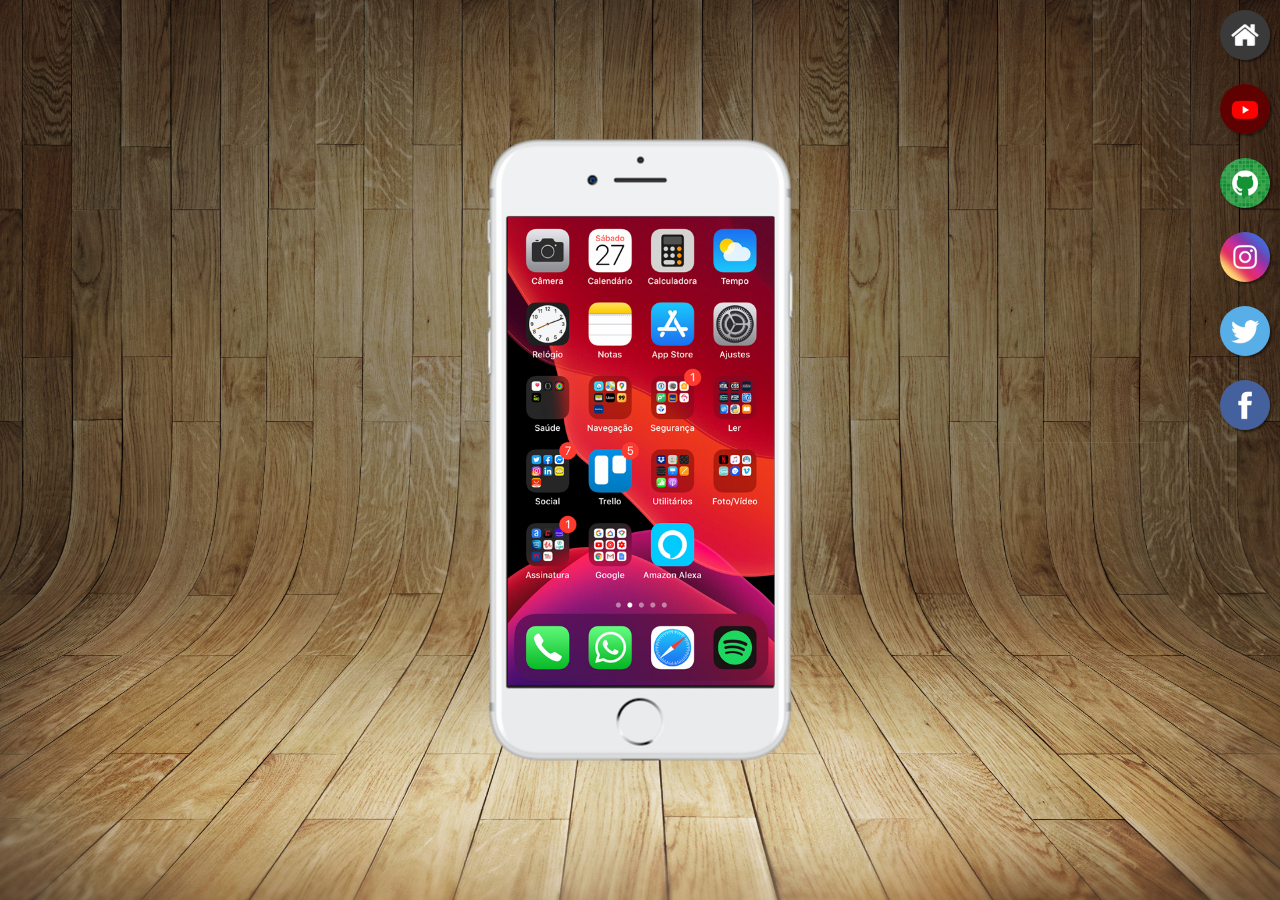
<file: index.html>
<!DOCTYPE html>
<html lang="pt-br">
<head>
    <meta charset="UTF-8">
    <meta http-equiv="X-UA-Compatible" content="IE=edge">
    <meta name="viewport" content="width=device-width, initial-scale=1.0">
    <title>Redes Sociais</title>
    <link rel="shortcut icon" href="favicon.ico" type="image/x-icon">
    <link rel="stylesheet" href="estilos/style.css">
</head>
<body>
    <main>
        <section id="telefone">
            <iframe src="home.html" frameborder="0" name="tela" id="tela">
                Seu navegador não é compativel com isso.
            </iframe>
        </section>
        <section id="redes-sociais">
            <a href="home.html" target="tela">
                <img src="imagens/logo-home.jpg" alt="Home">
            </a><br>

            <a href="youtube.html" target="tela">
                <img src="imagens/logo-youtube.jpg" alt="Youtube">
            </a><br>

            <a href="git.html" target="tela">
                <img src="imagens/logo-github.jpg" alt="GitHub">
            </a><br>

            <a href="inst.html" target="tela">
                <img src="imagens/logo-instagram.jpg" alt="Instagram">
            </a><br>

            <a href="twtter.html" target="tela">
                <img src="imagens/logo-twitter.jpg" alt="Twitter">
            </a><br>

            <a href="face.html" target="tela">
                <img src="imagens/logo-facebook.jpg" alt="Facebook">
            </a>

        </section>
    </main>
</body>
</html>
</file>
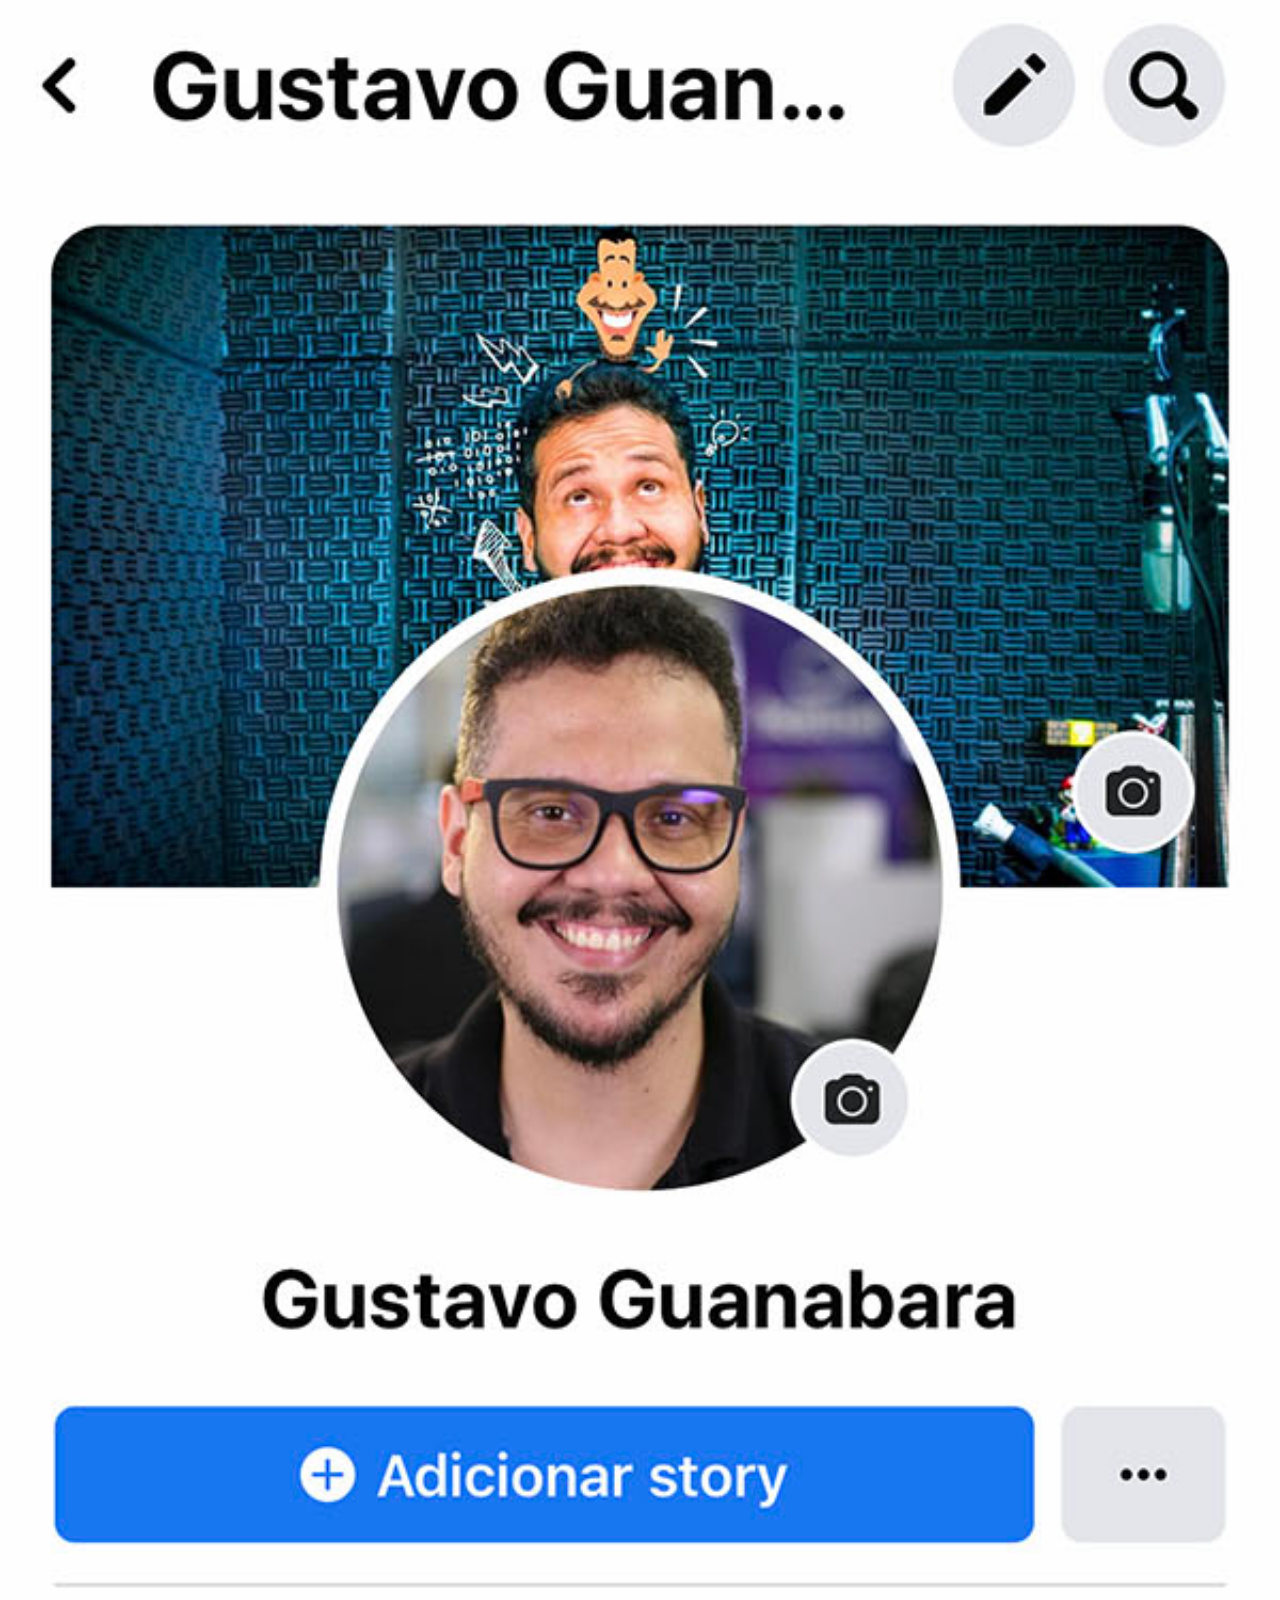
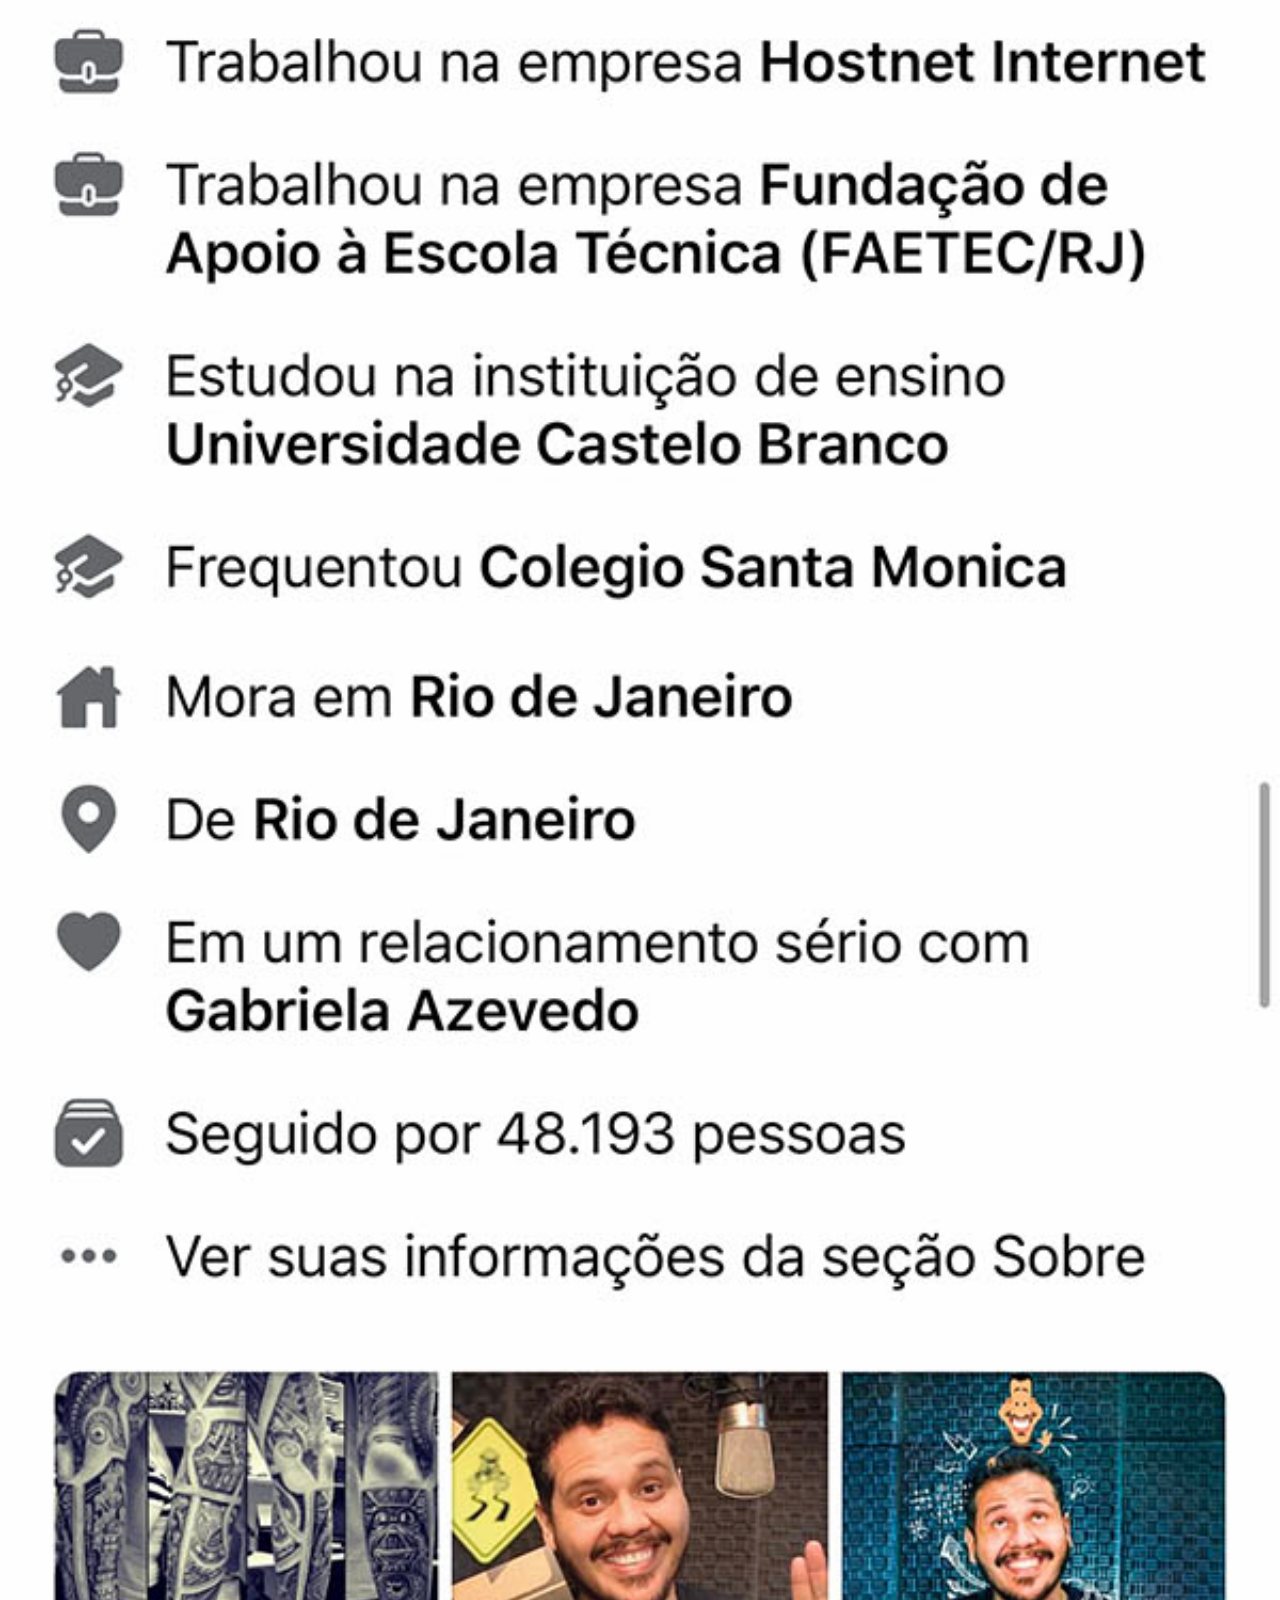
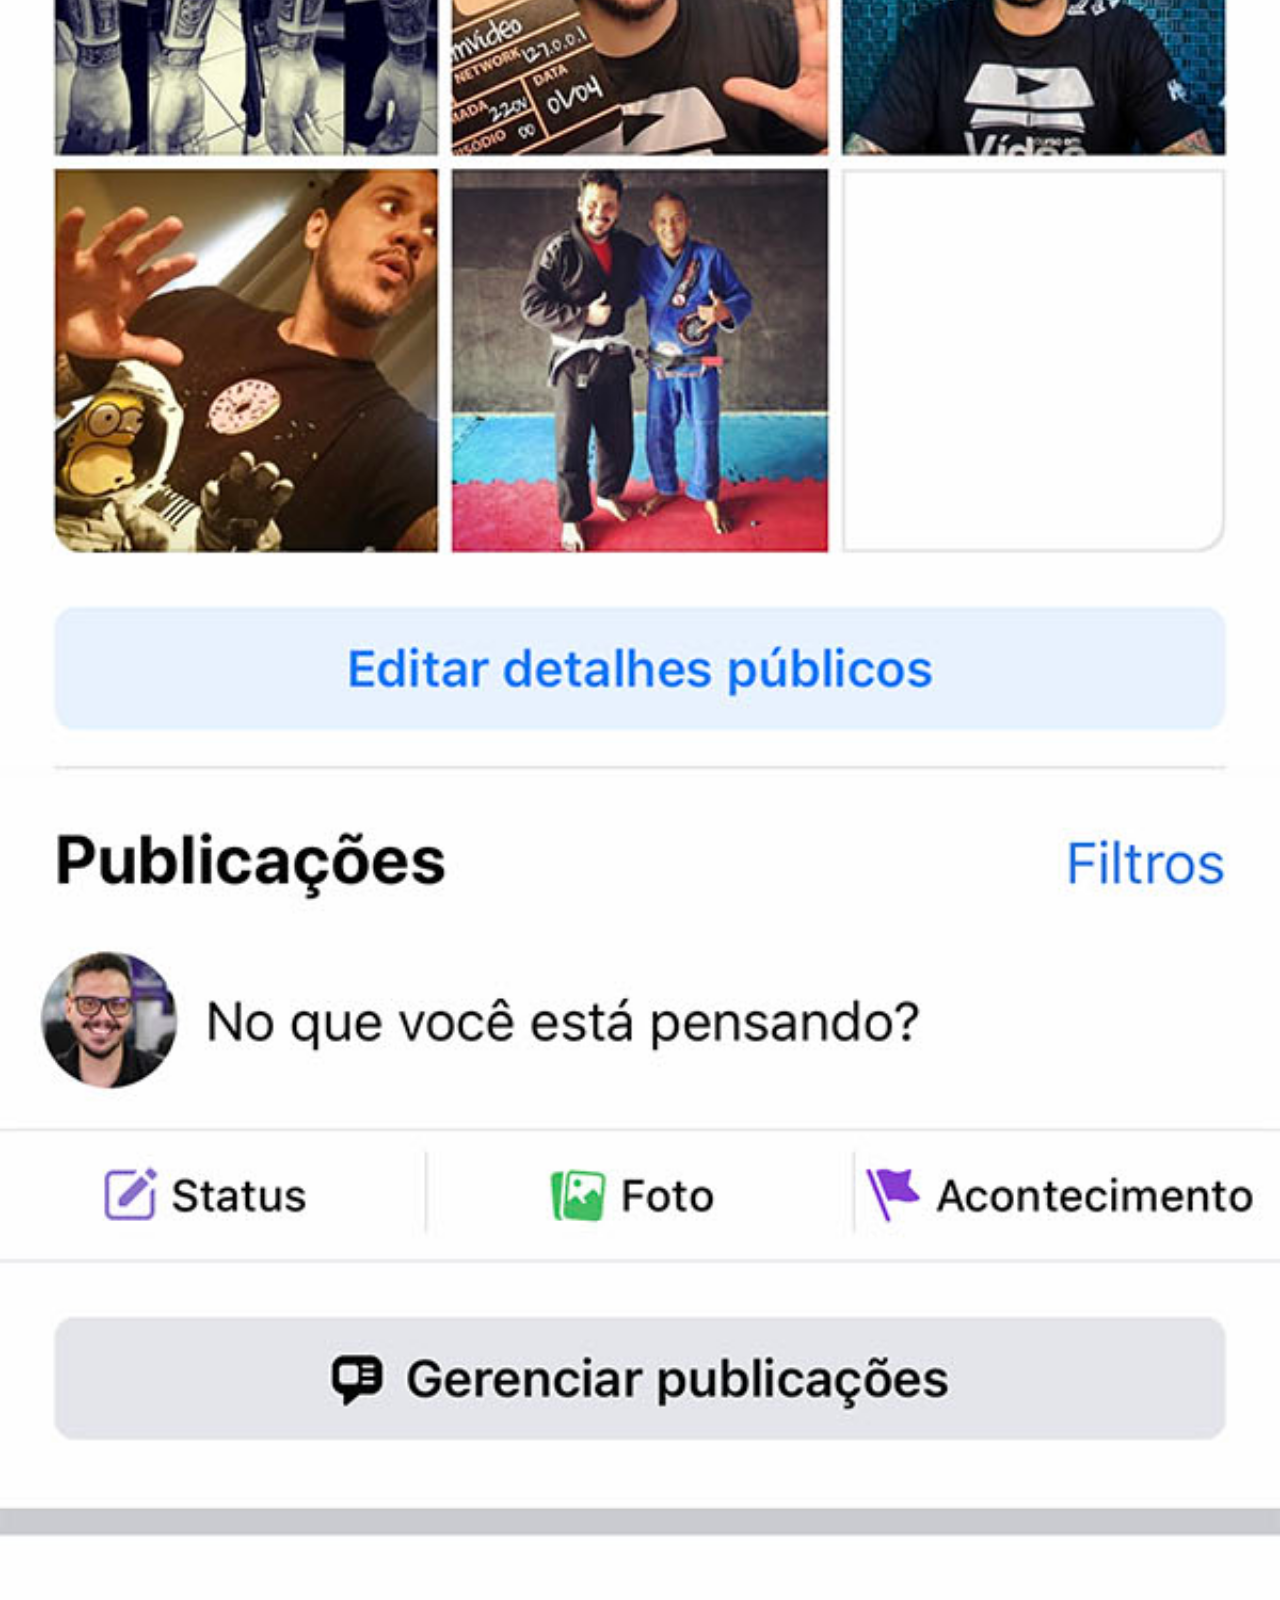
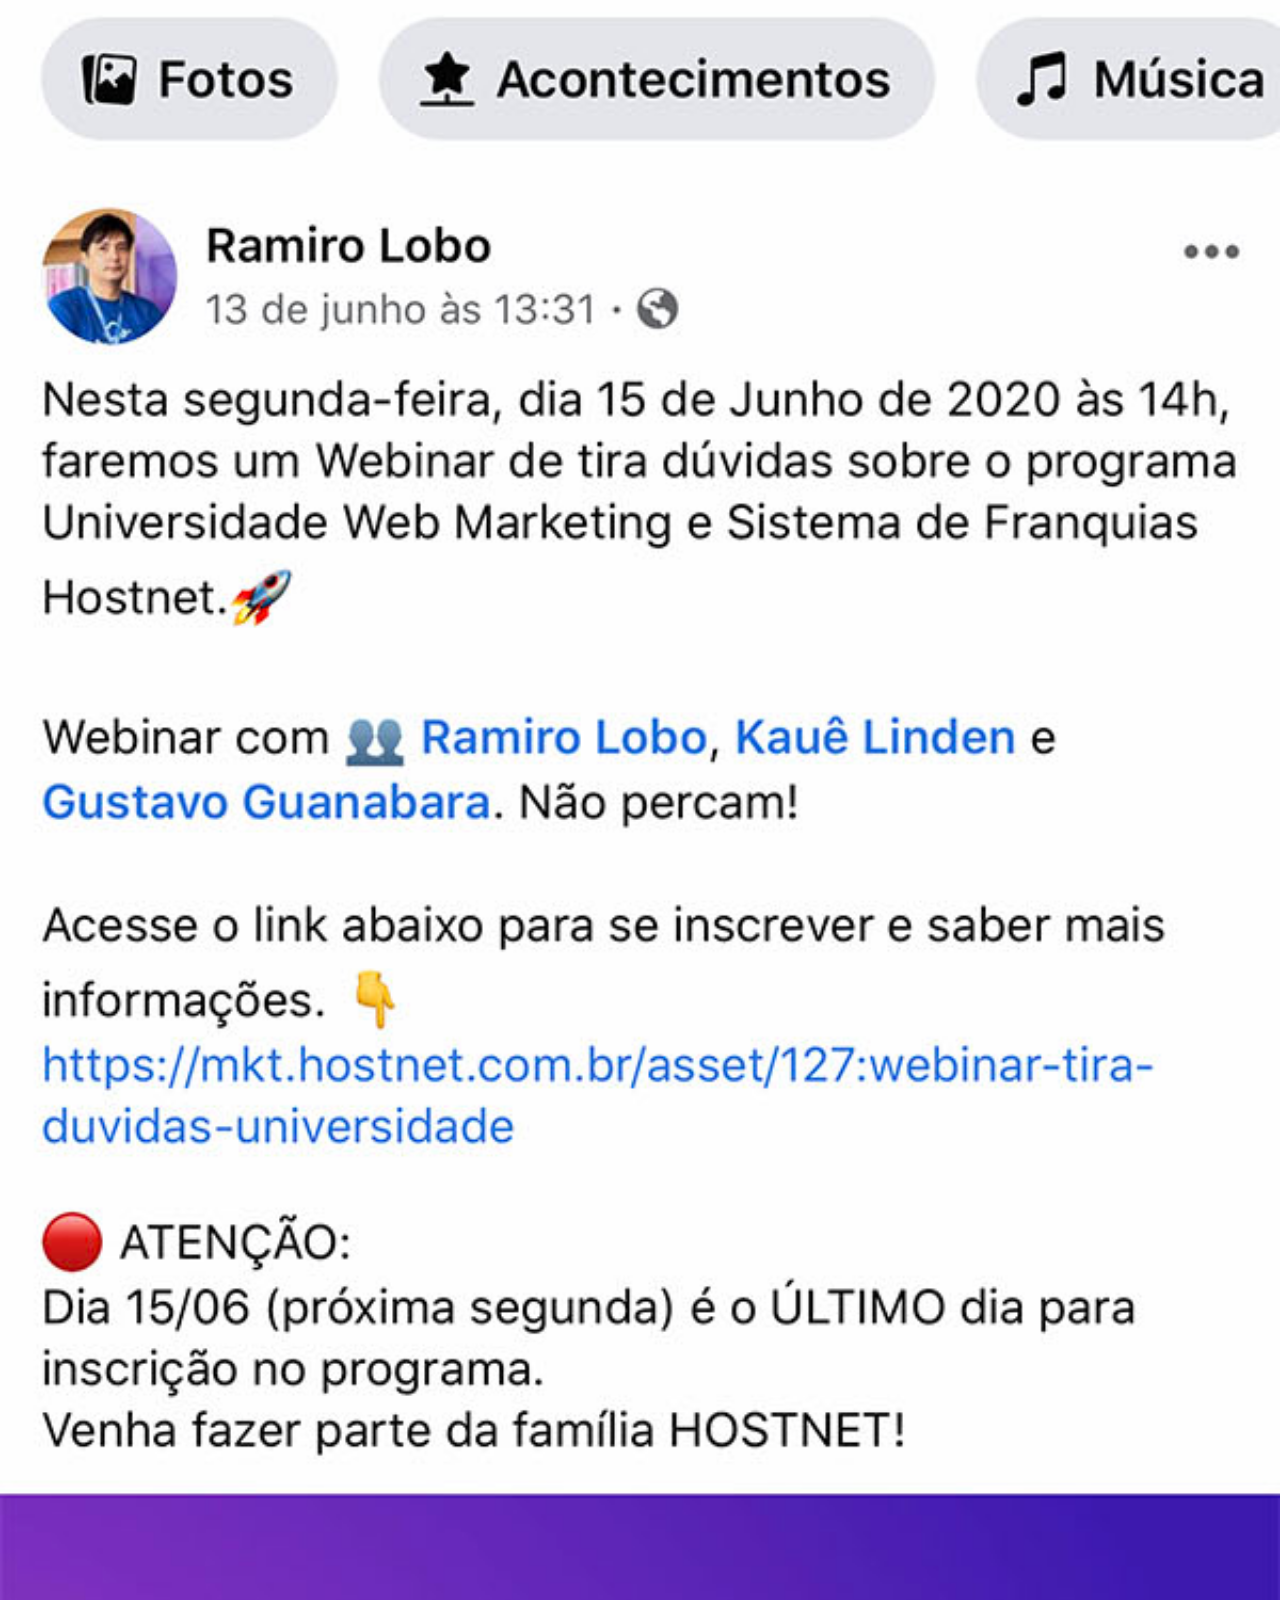
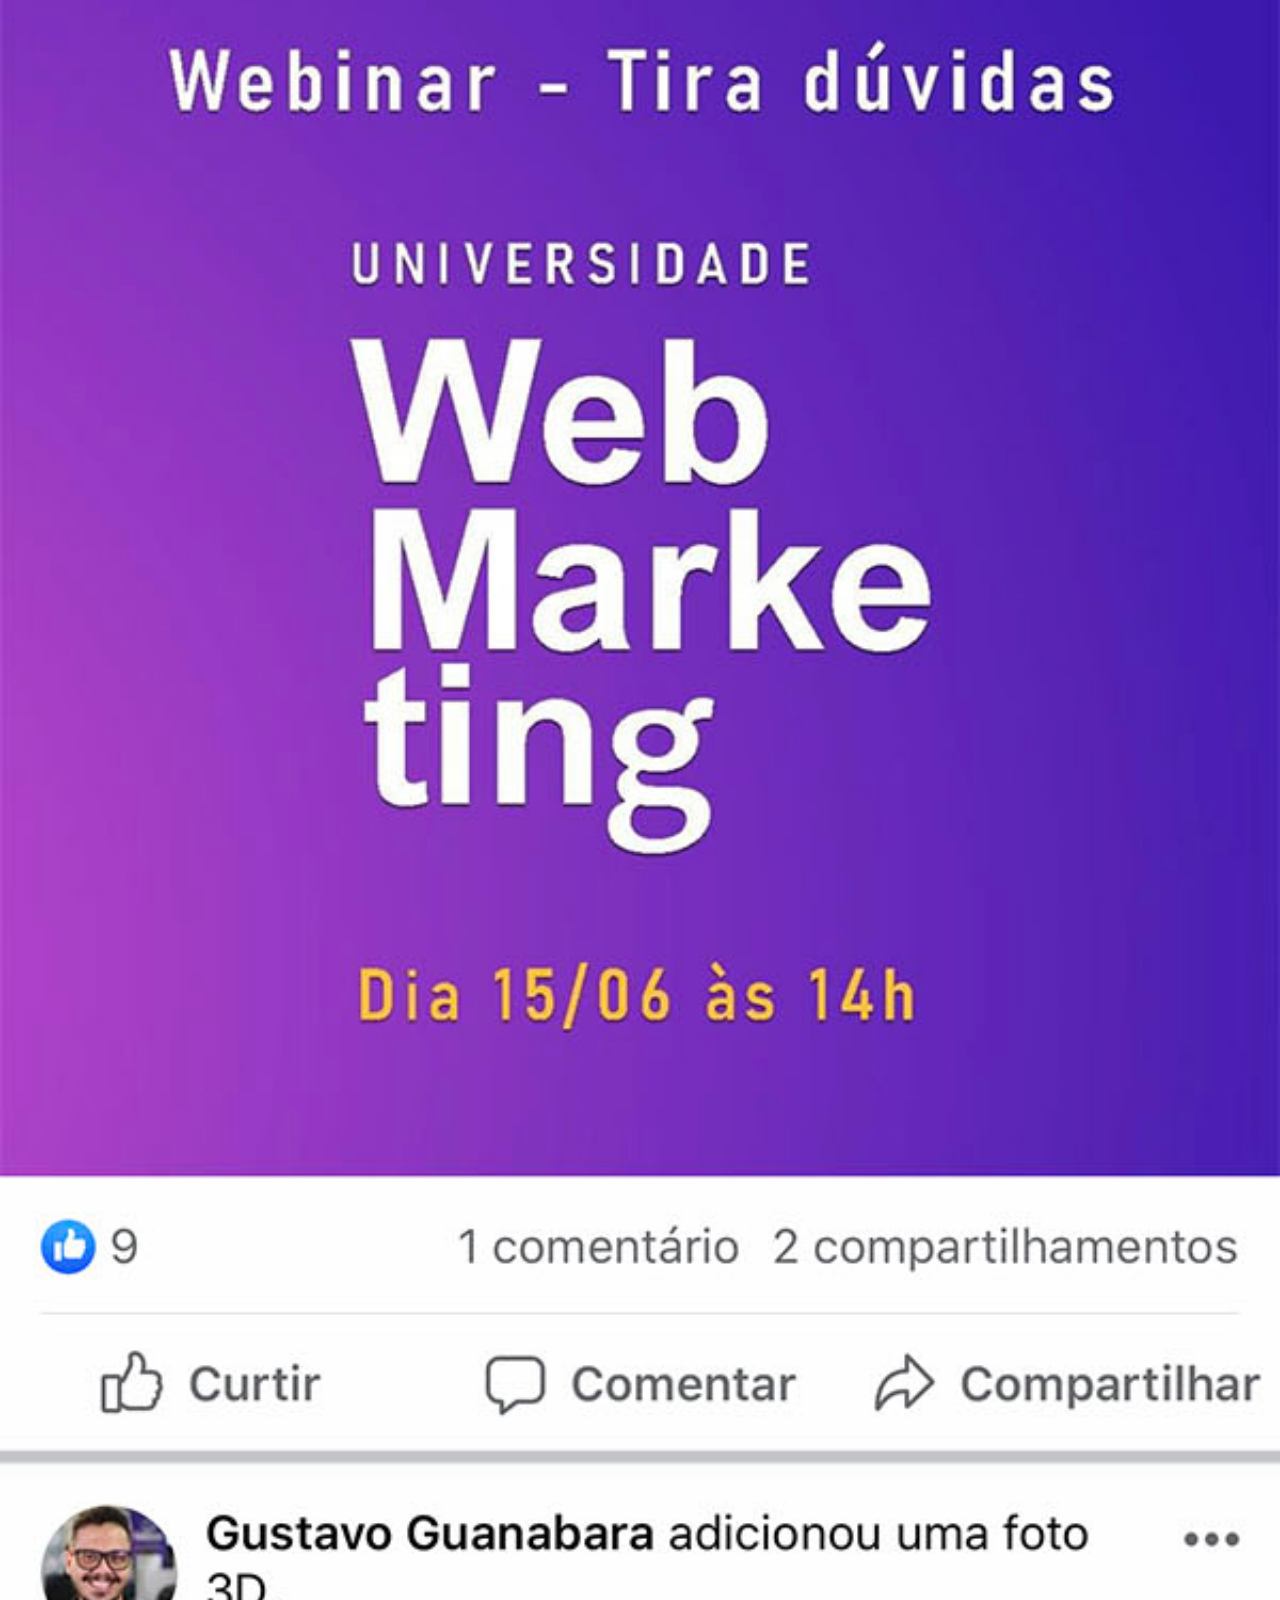
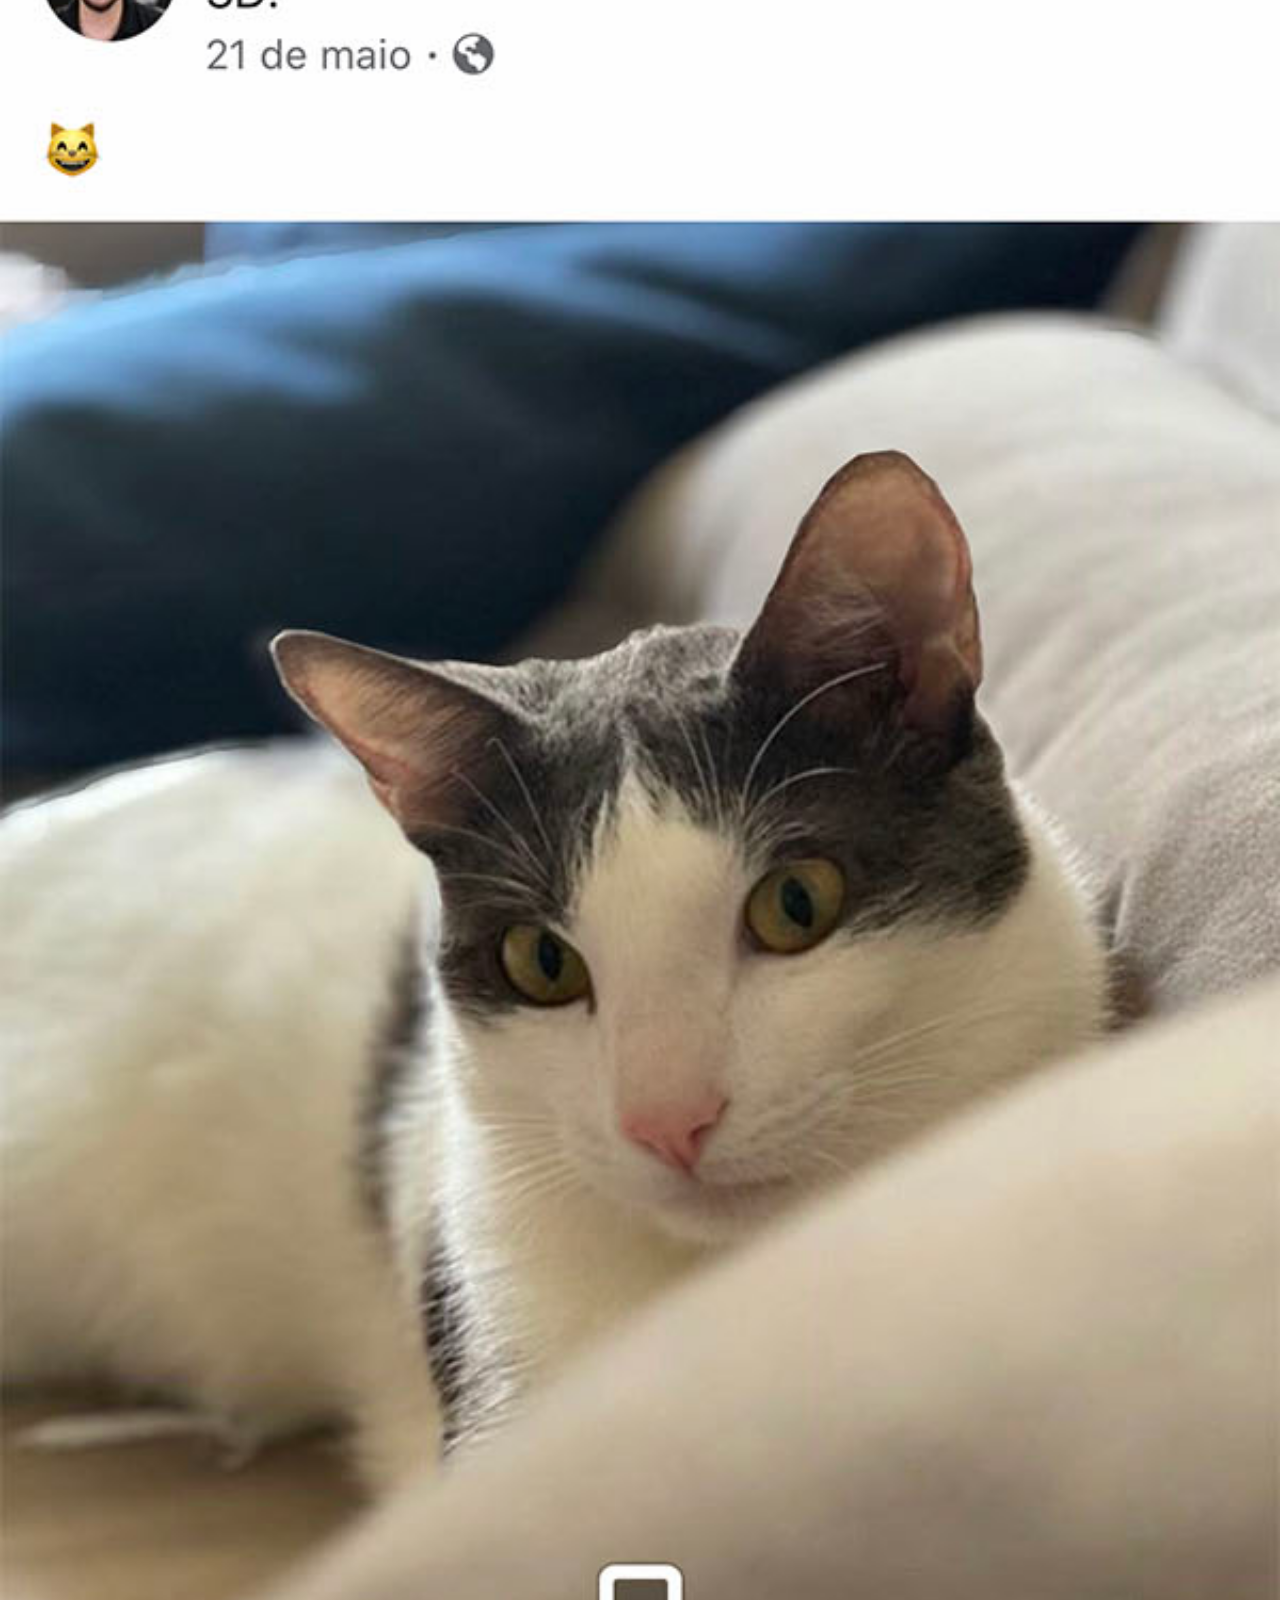
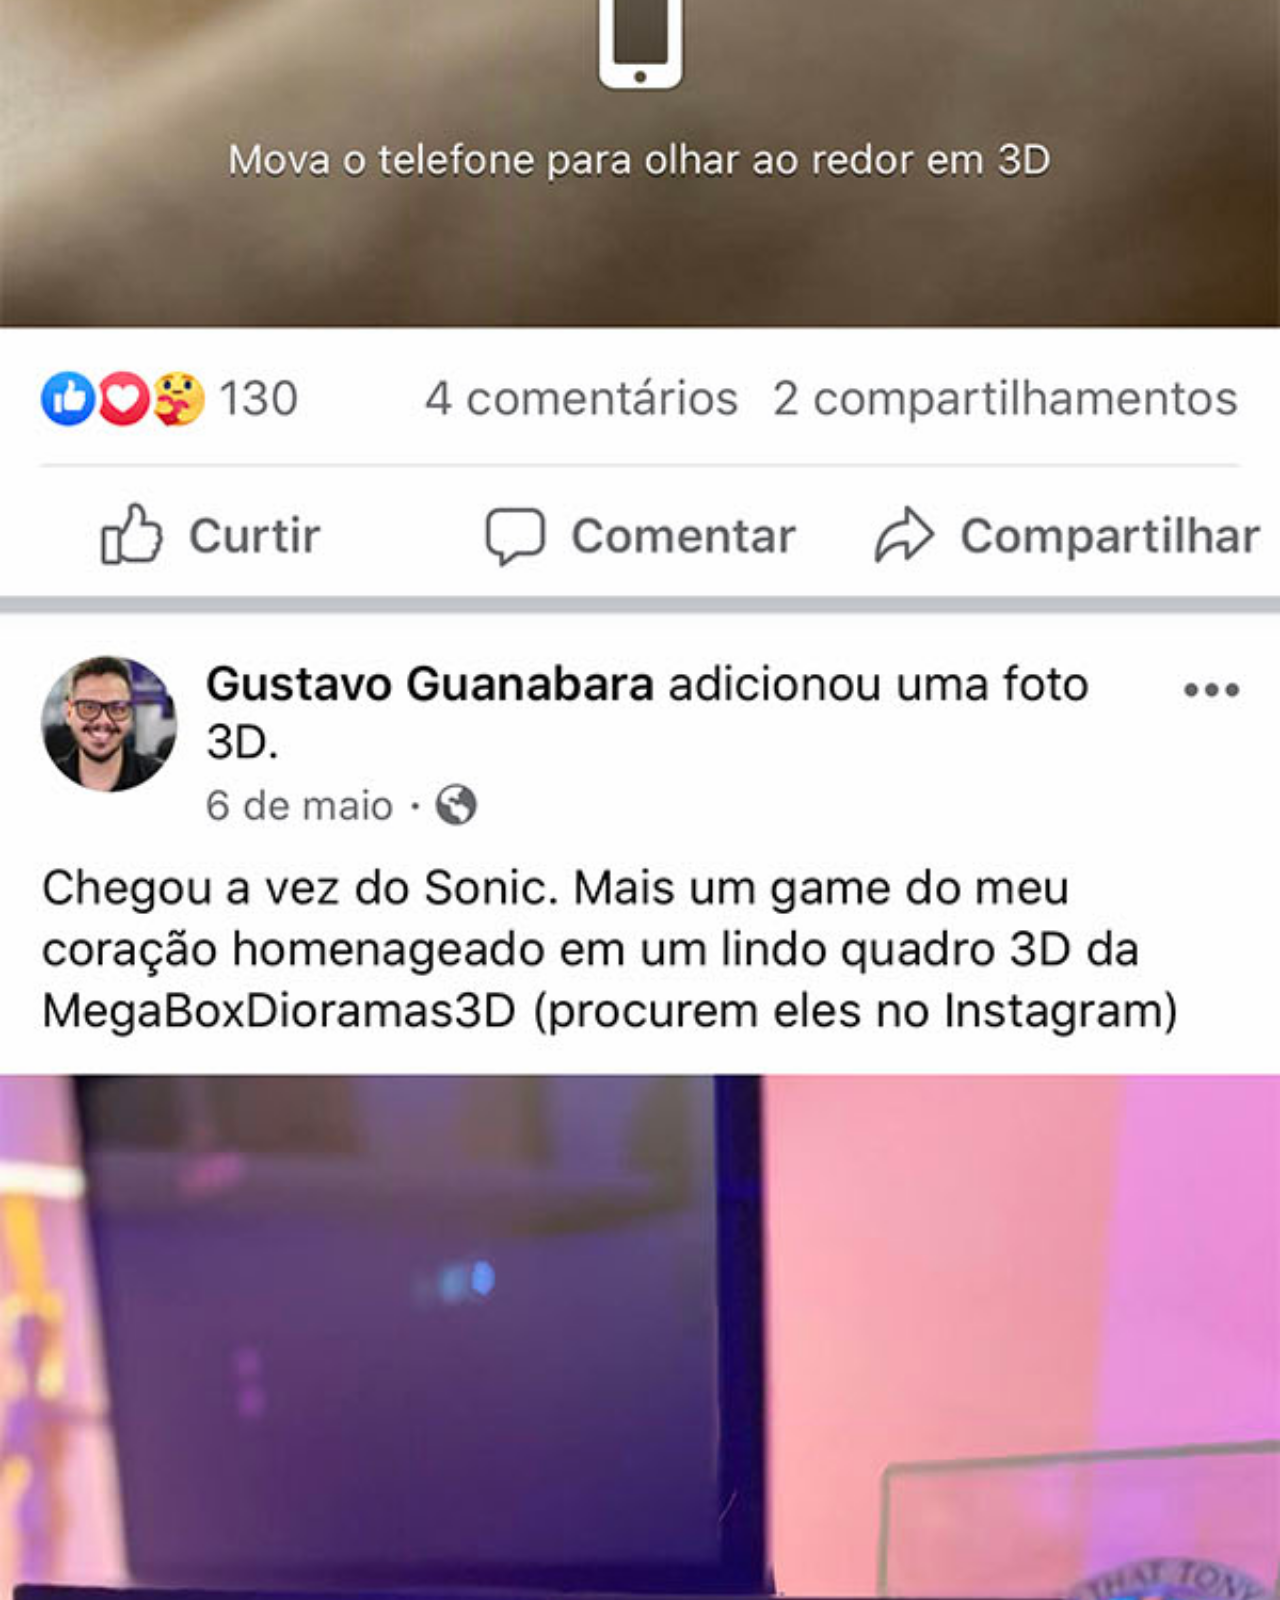
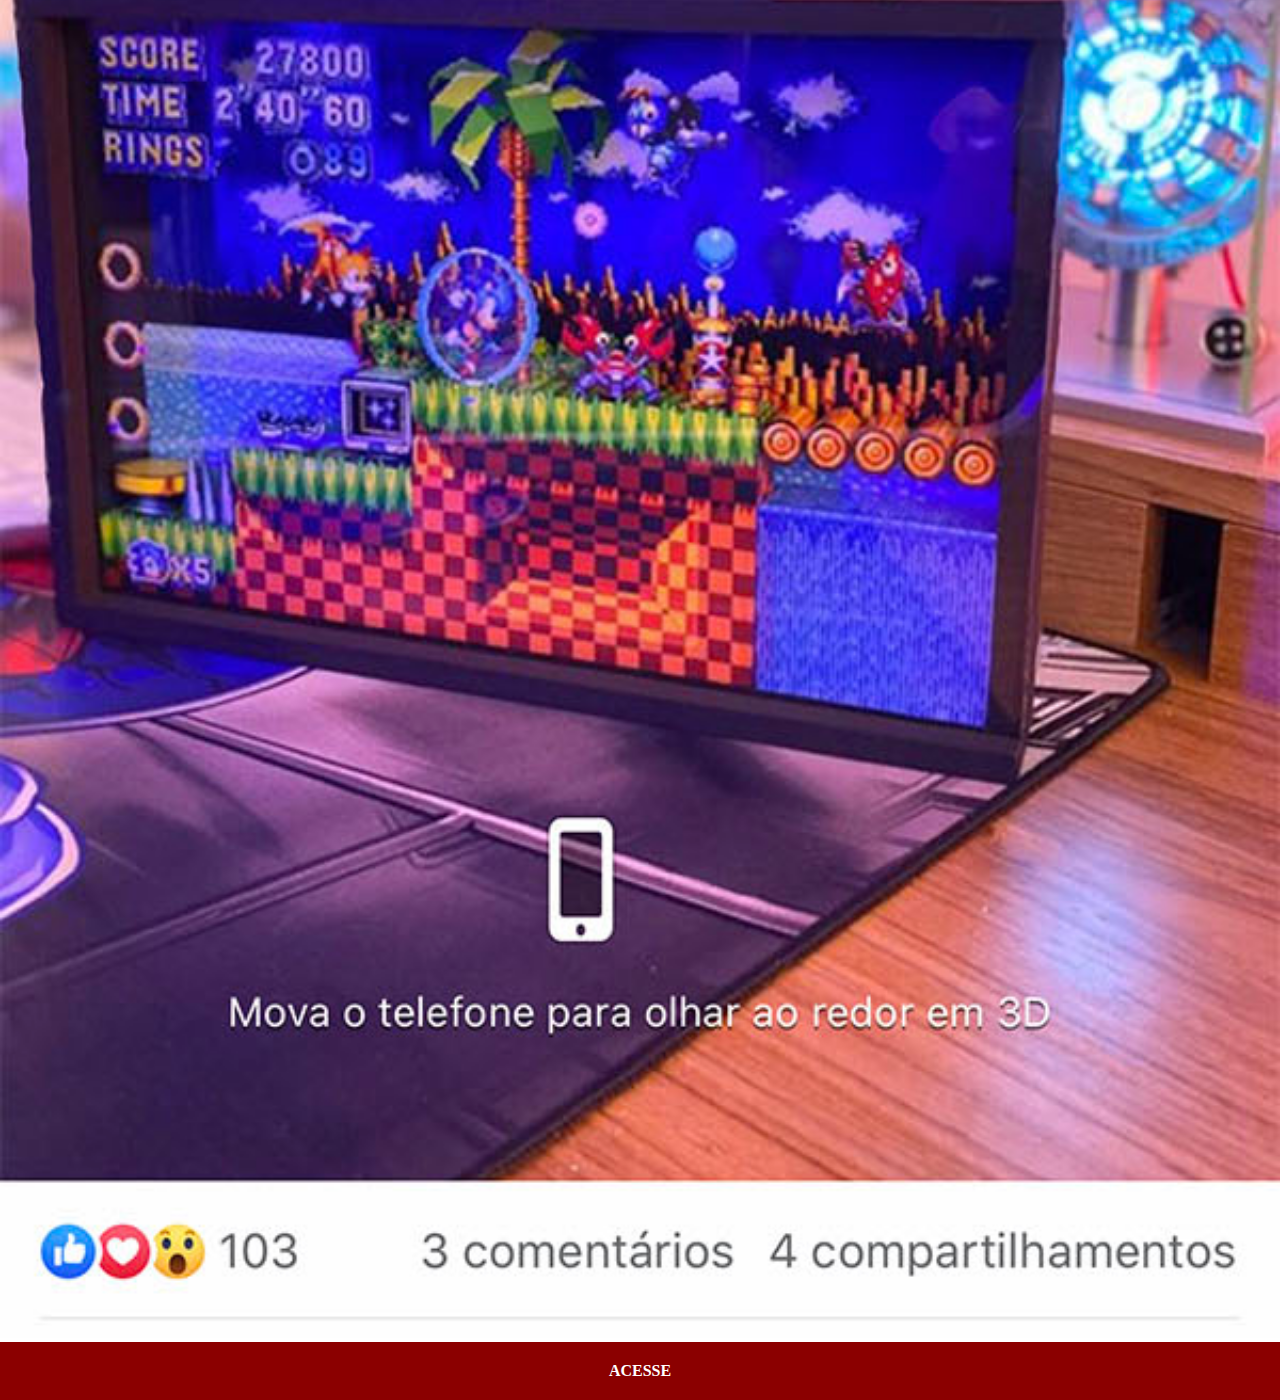
<file: face.html>
<!DOCTYPE html>
<html lang="pt-br">
<head>
    <meta charset="UTF-8">
    <meta http-equiv="X-UA-Compatible" content="IE=edge">
    <meta name="viewport" content="width=device-width, initial-scale=1.0">
    <title>Facebook</title>
    <link rel="stylesheet" href="estilos/social.css">
</head>
<body>
    <img src="imagens/tela-facebook.jpg" alt="Facebook">
    <a href="#">ACESSE</a>
</body>
</html>
</file>
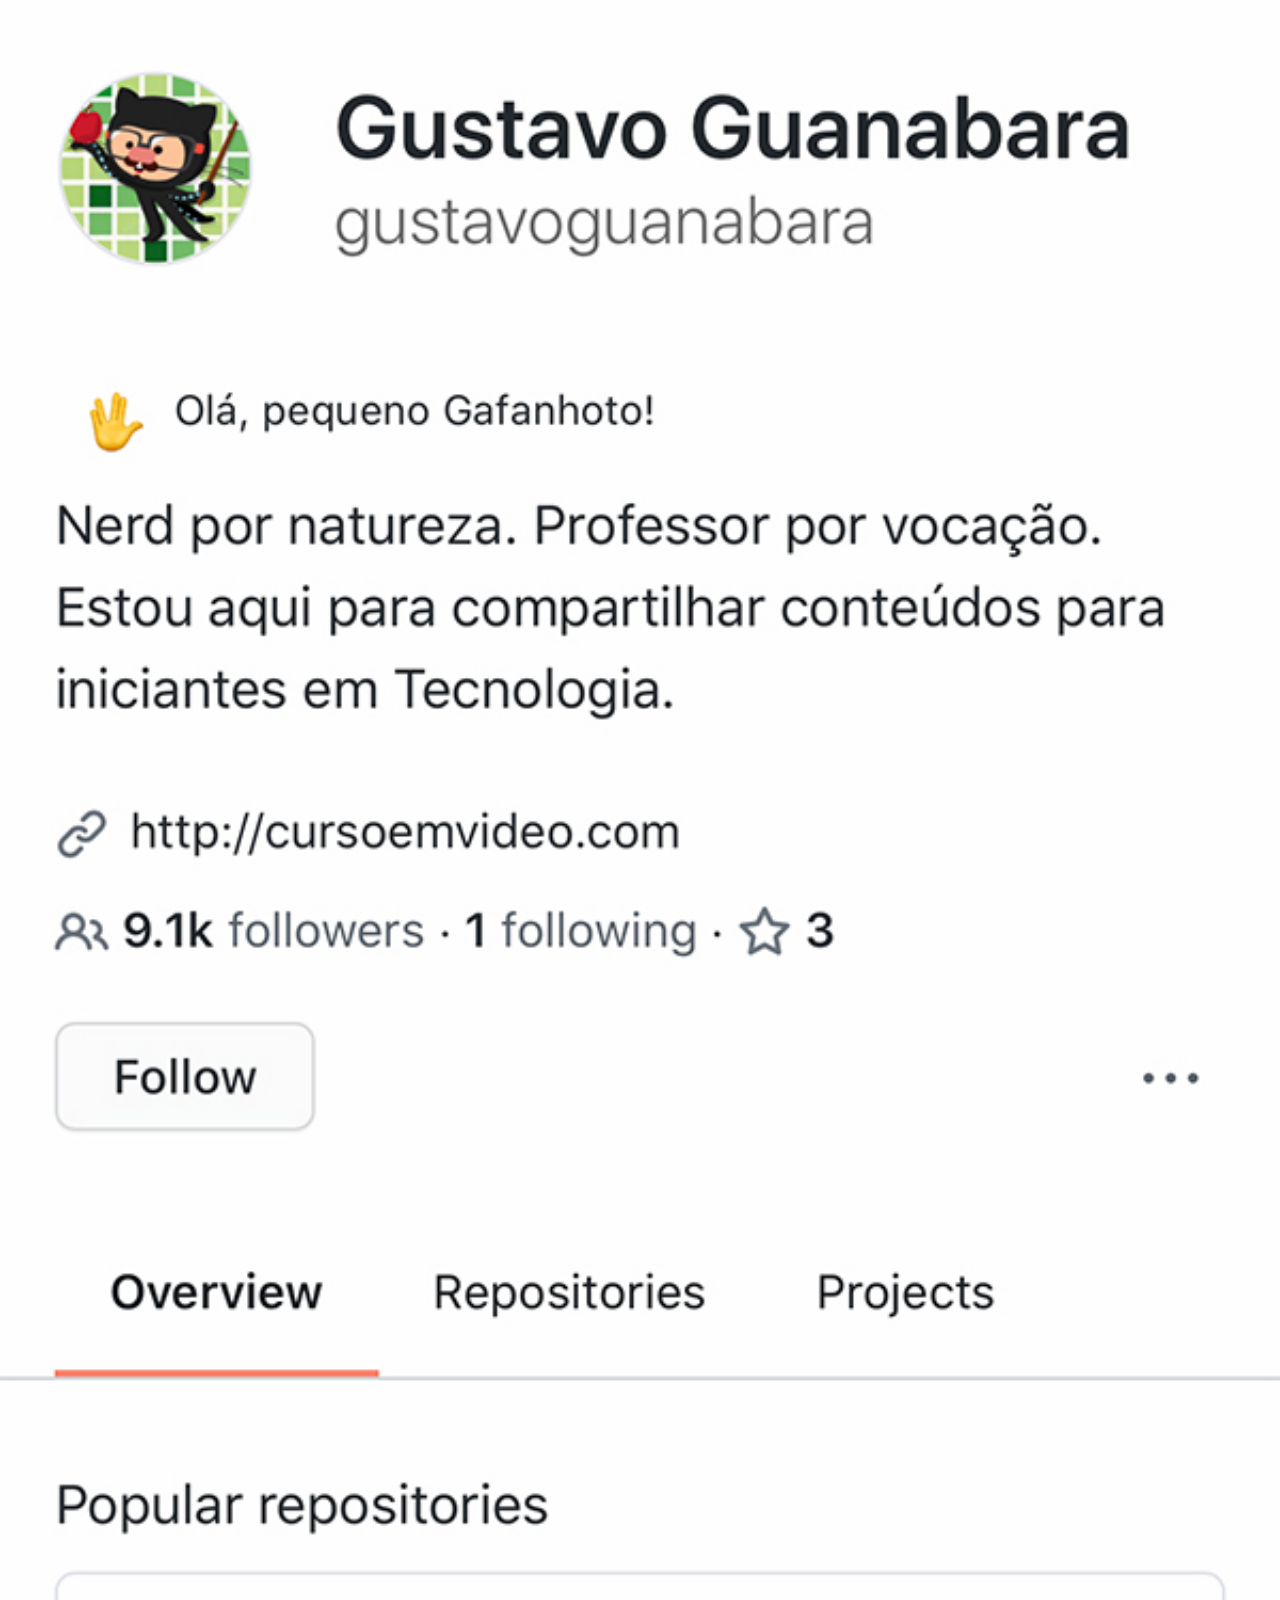
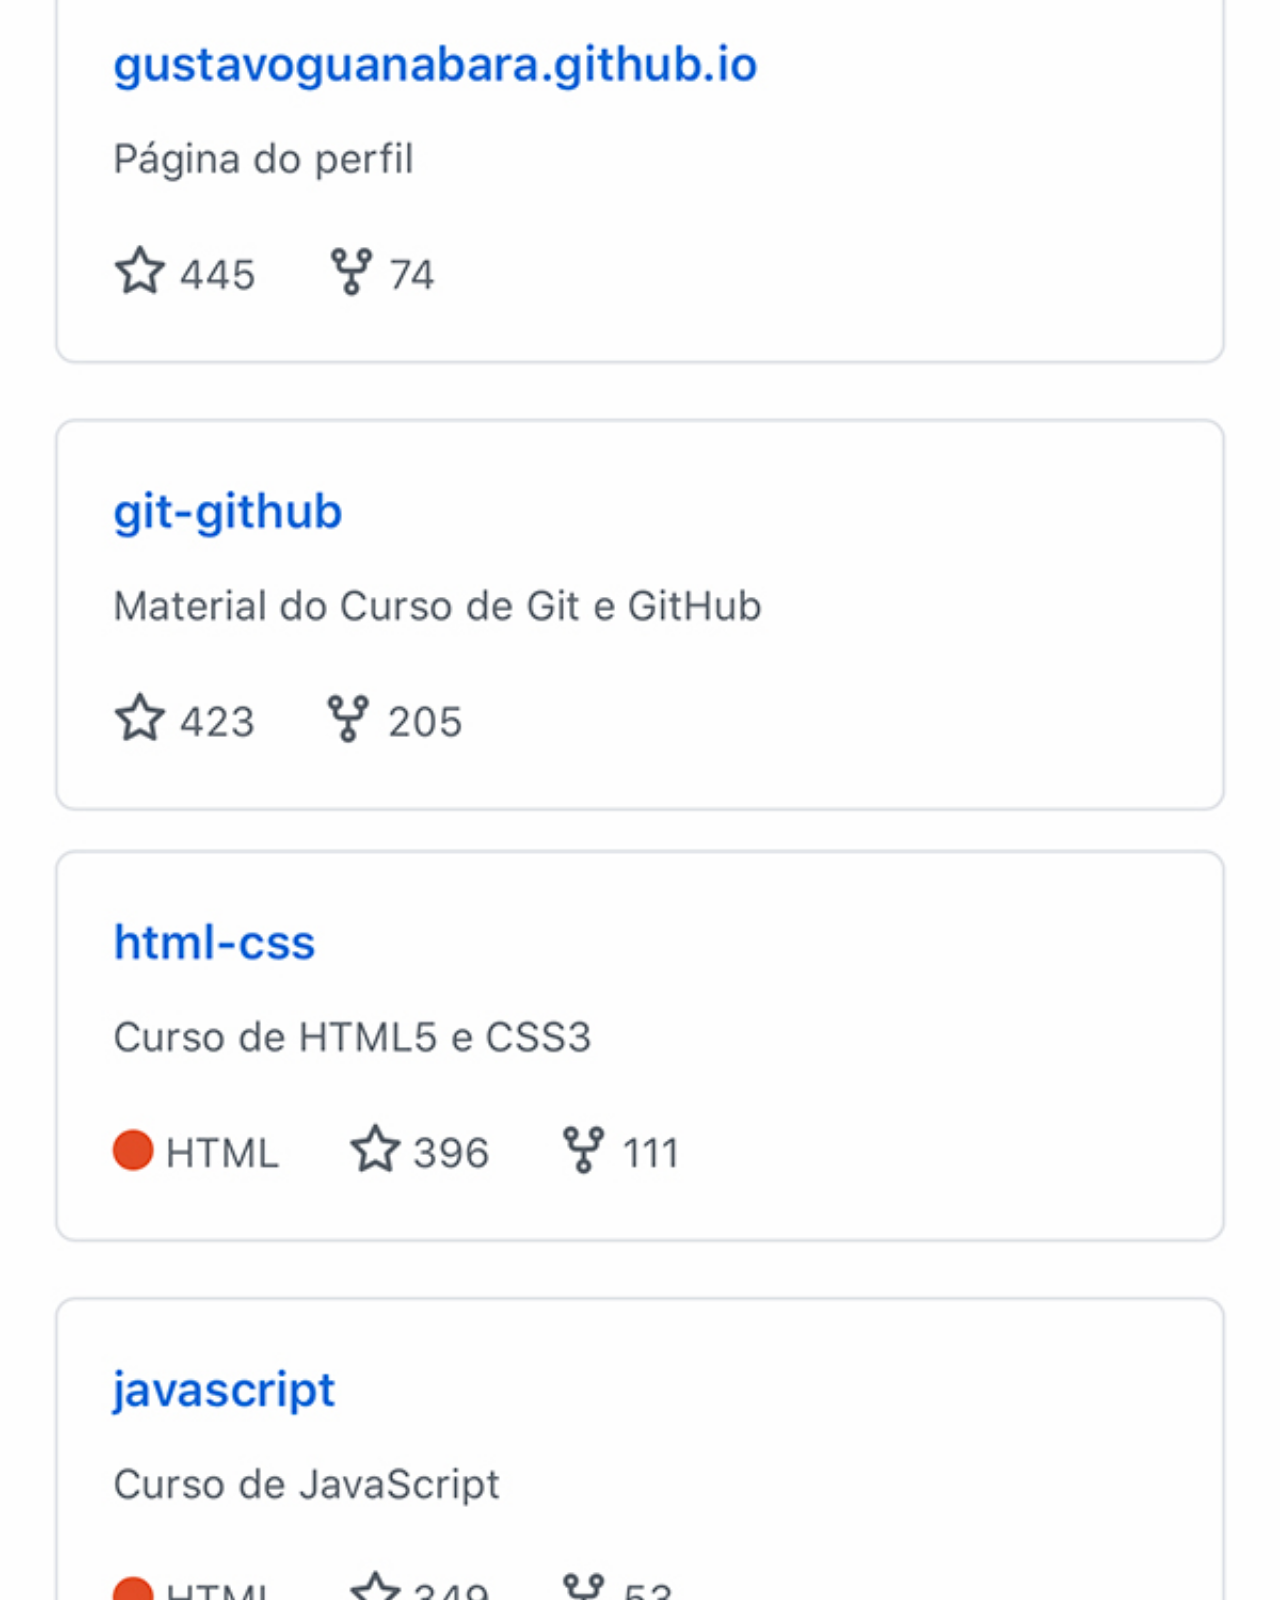
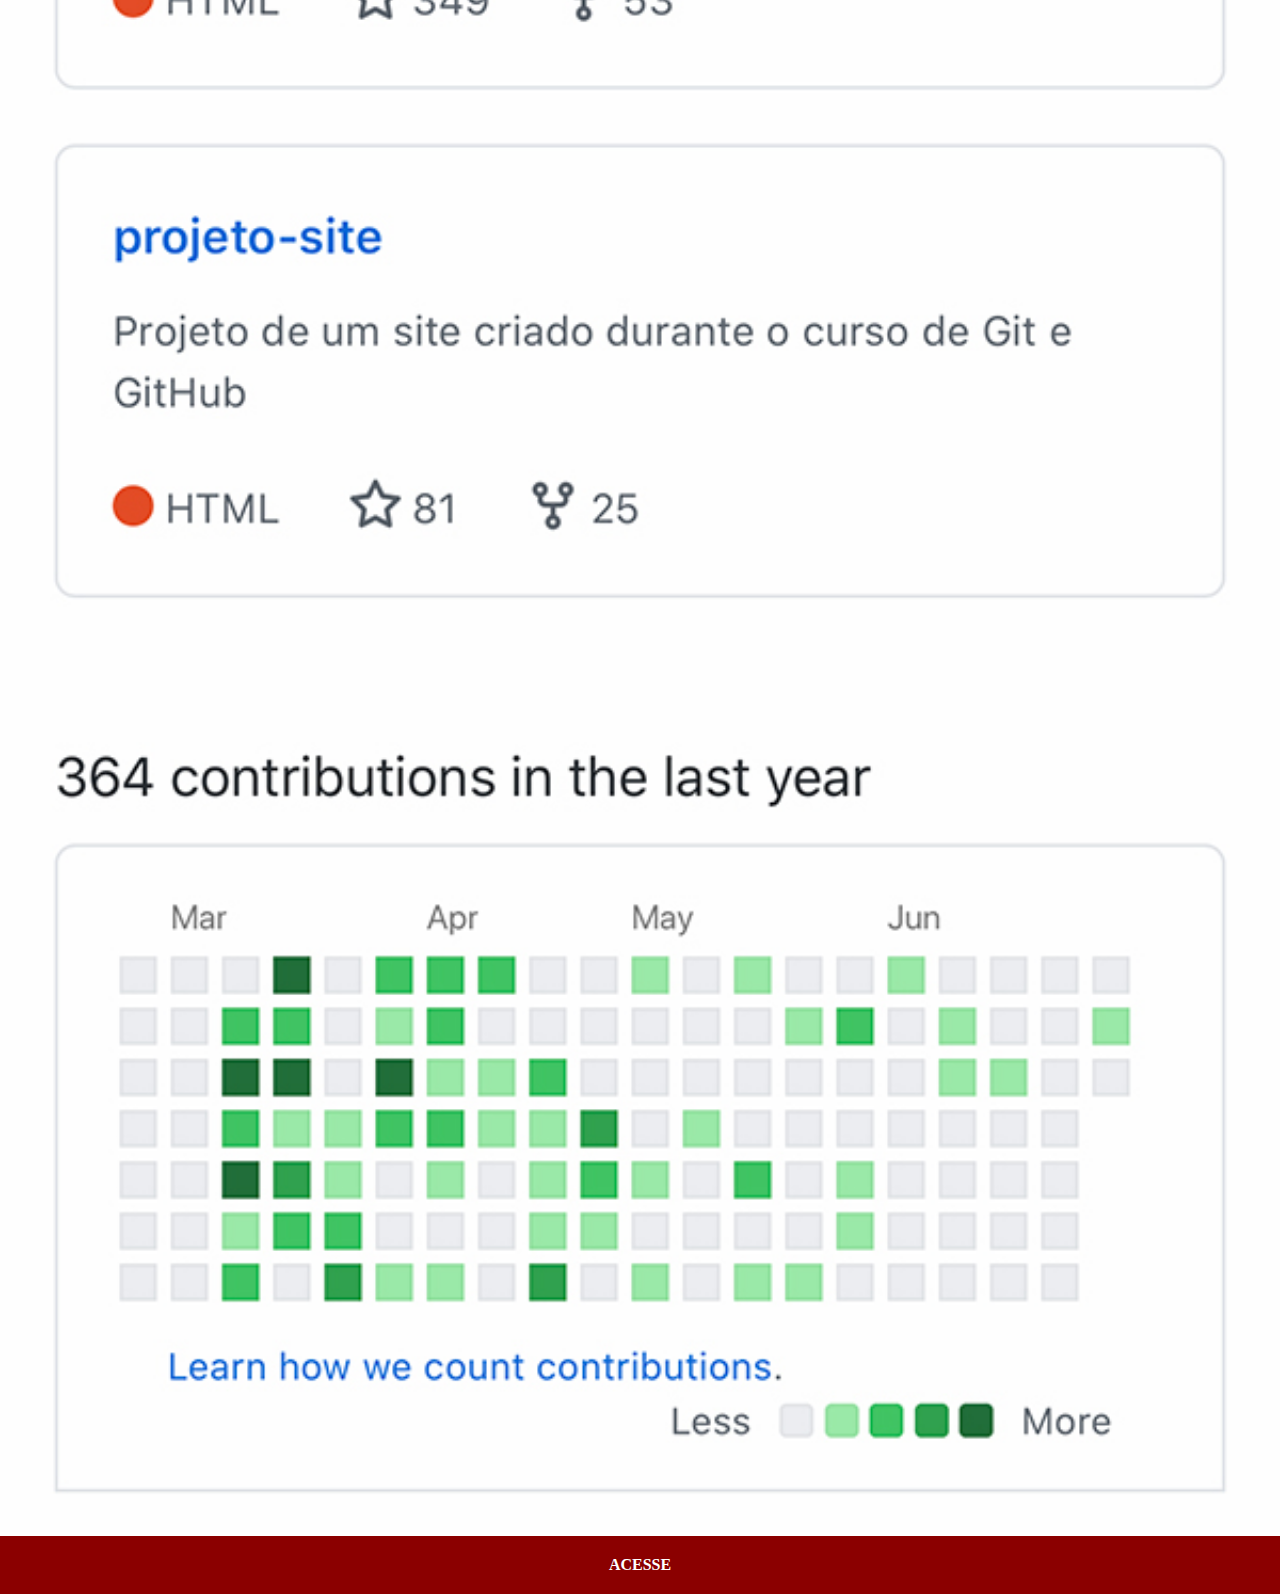
<file: git.html>
<!DOCTYPE html>
<html lang="en">
<head>
    <meta charset="UTF-8">
    <meta http-equiv="X-UA-Compatible" content="IE=edge">
    <meta name="viewport" content="width=device-width, initial-scale=1.0">
    <title>GitHub</title>
    <link rel="stylesheet" href="estilos/social.css">
</head>
<body>
    <img src="imagens/tela-github.jpg" alt="GitHub">
    <a href="https://github.com/gustavoguanabara/" target="_blank">ACESSE</a>
</body>
</html>
</file>
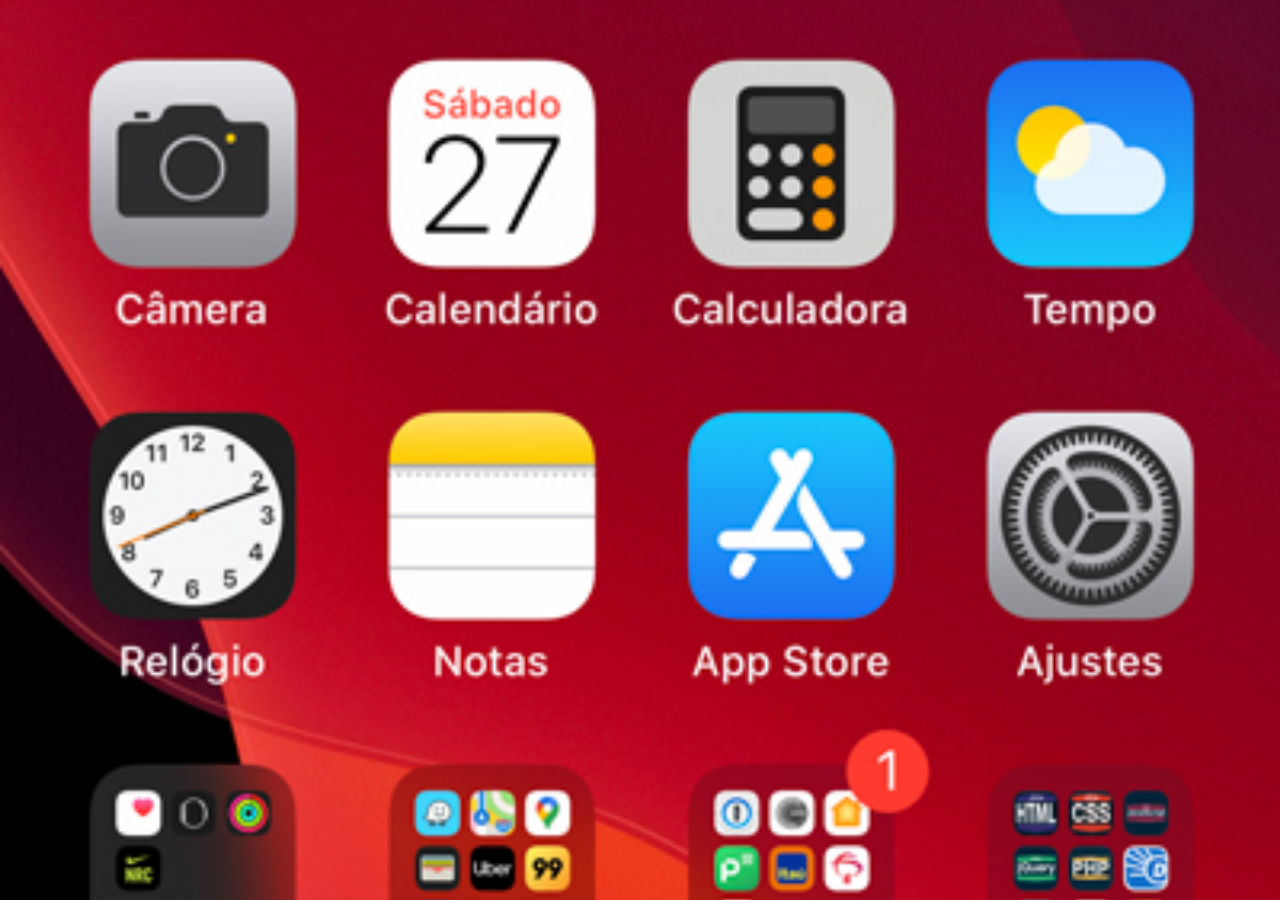
<file: home.html>
<!DOCTYPE html>
<html lang="pt-br">
<head>
    <meta charset="UTF-8">
    <meta http-equiv="X-UA-Compatible" content="IE=edge">
    <meta name="viewport" content="width=device-width, initial-scale=1.0">
    <title>Home</title>
    <style>
        
        *{
            margin: 0px;
            padding: 0px;
        }
        body{
            height: 100vh;
            width: 100vw;
            background: black url('imagens/tela-home.jpg') no-repeat top center;
            background-size: cover;
        }
    </style>
</head>
<body>
    
</body>
</html>
</file>
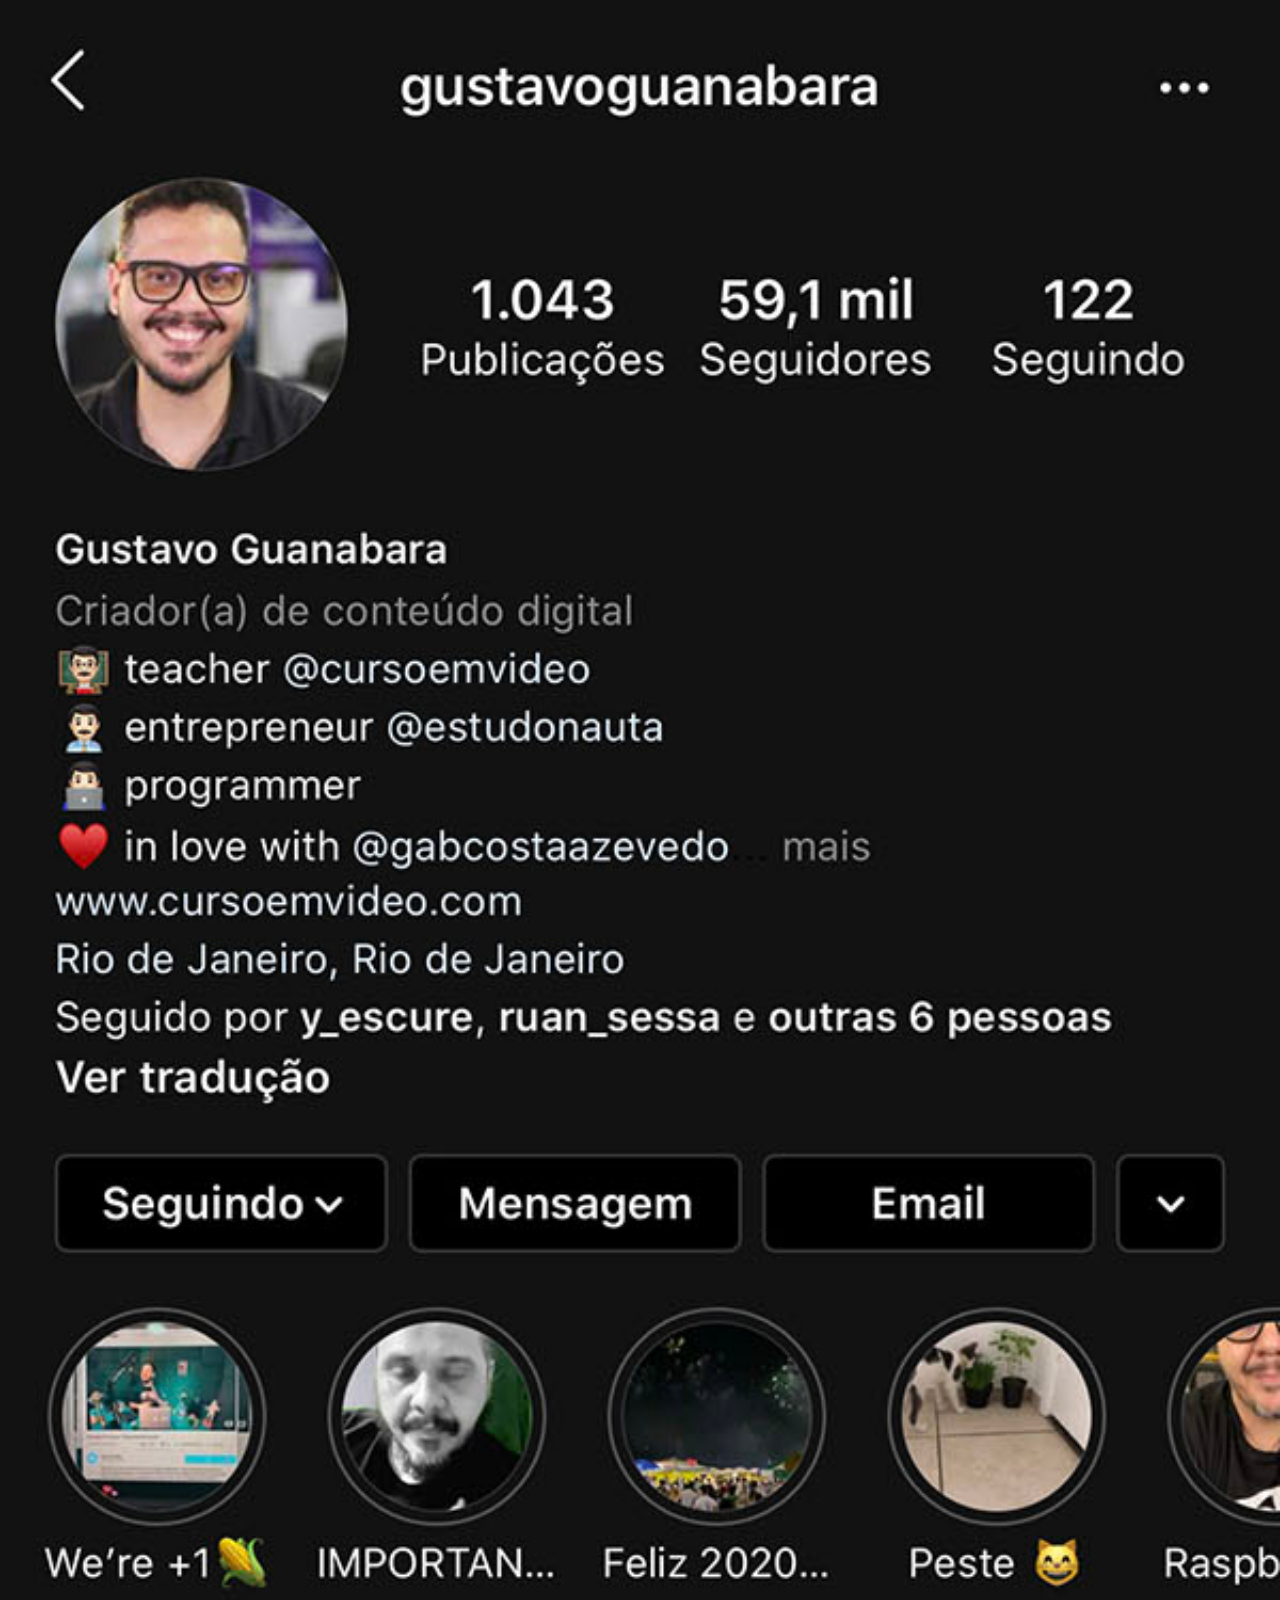
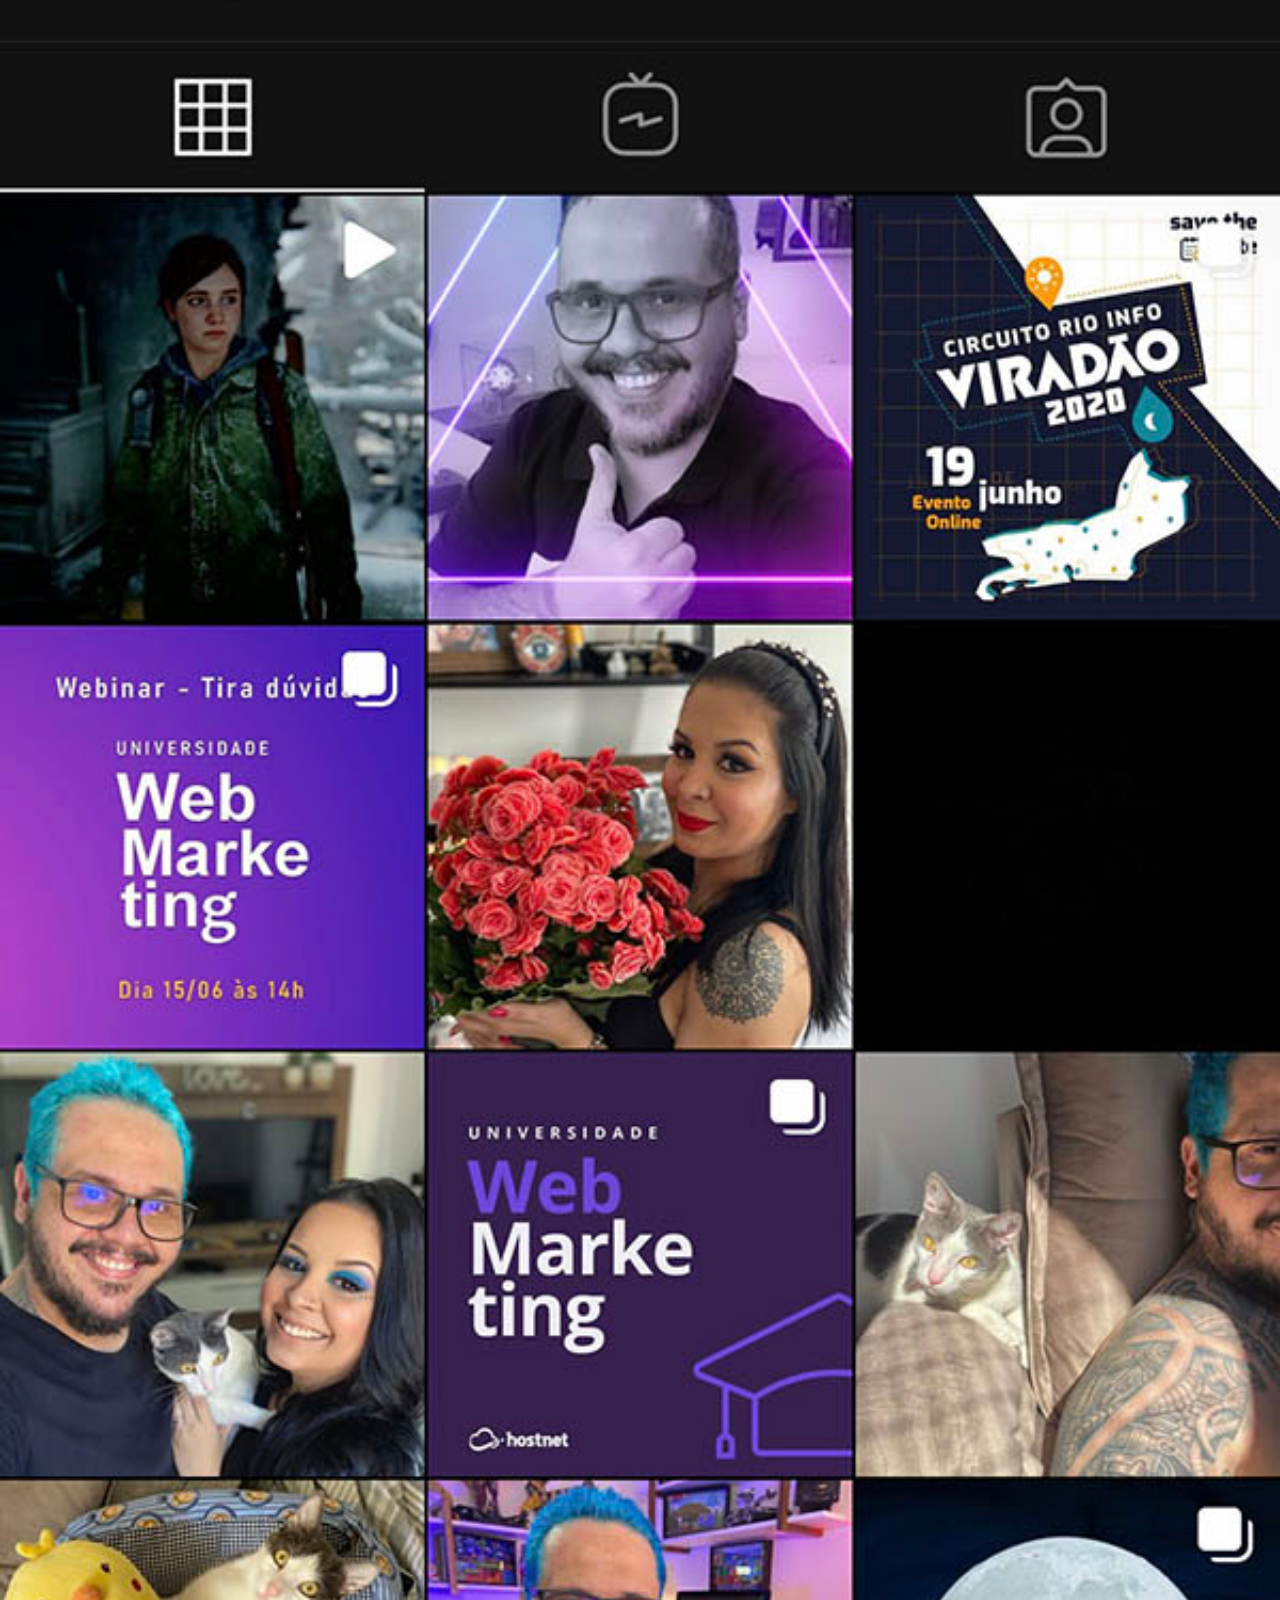
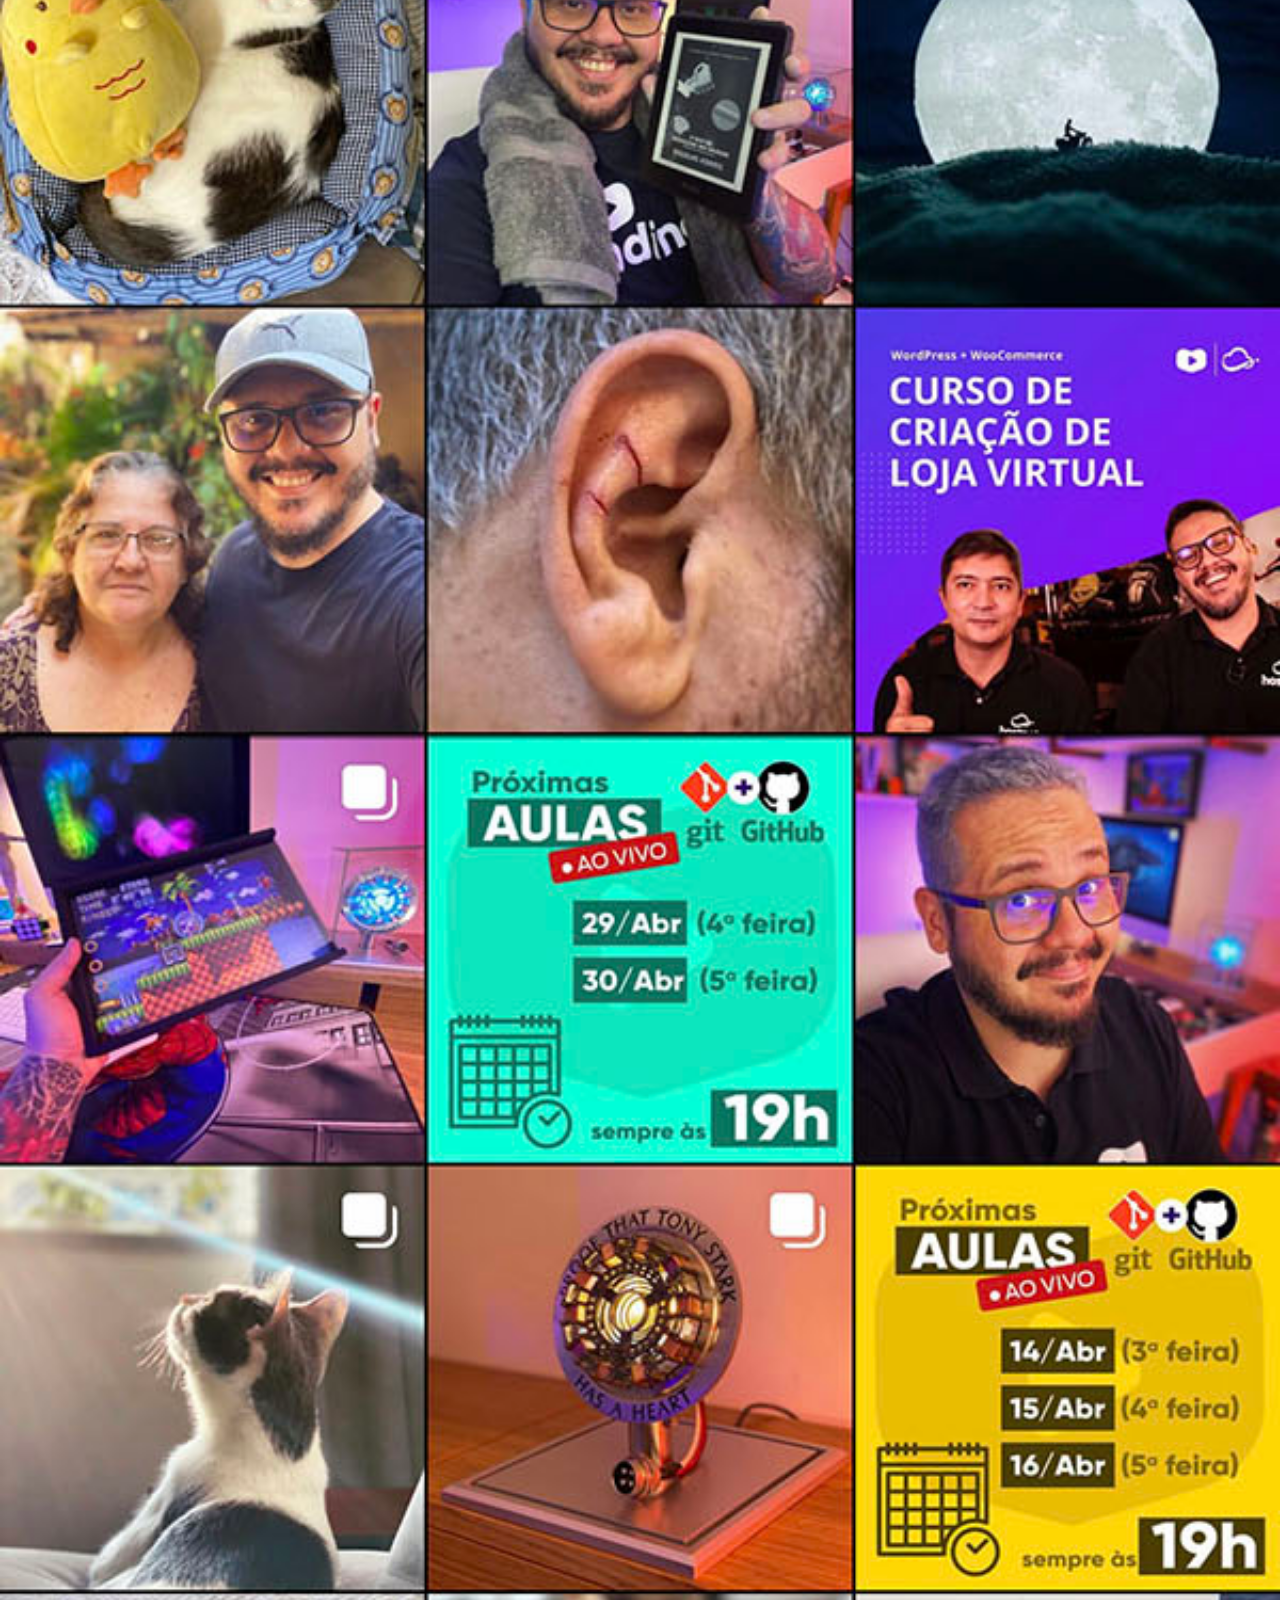
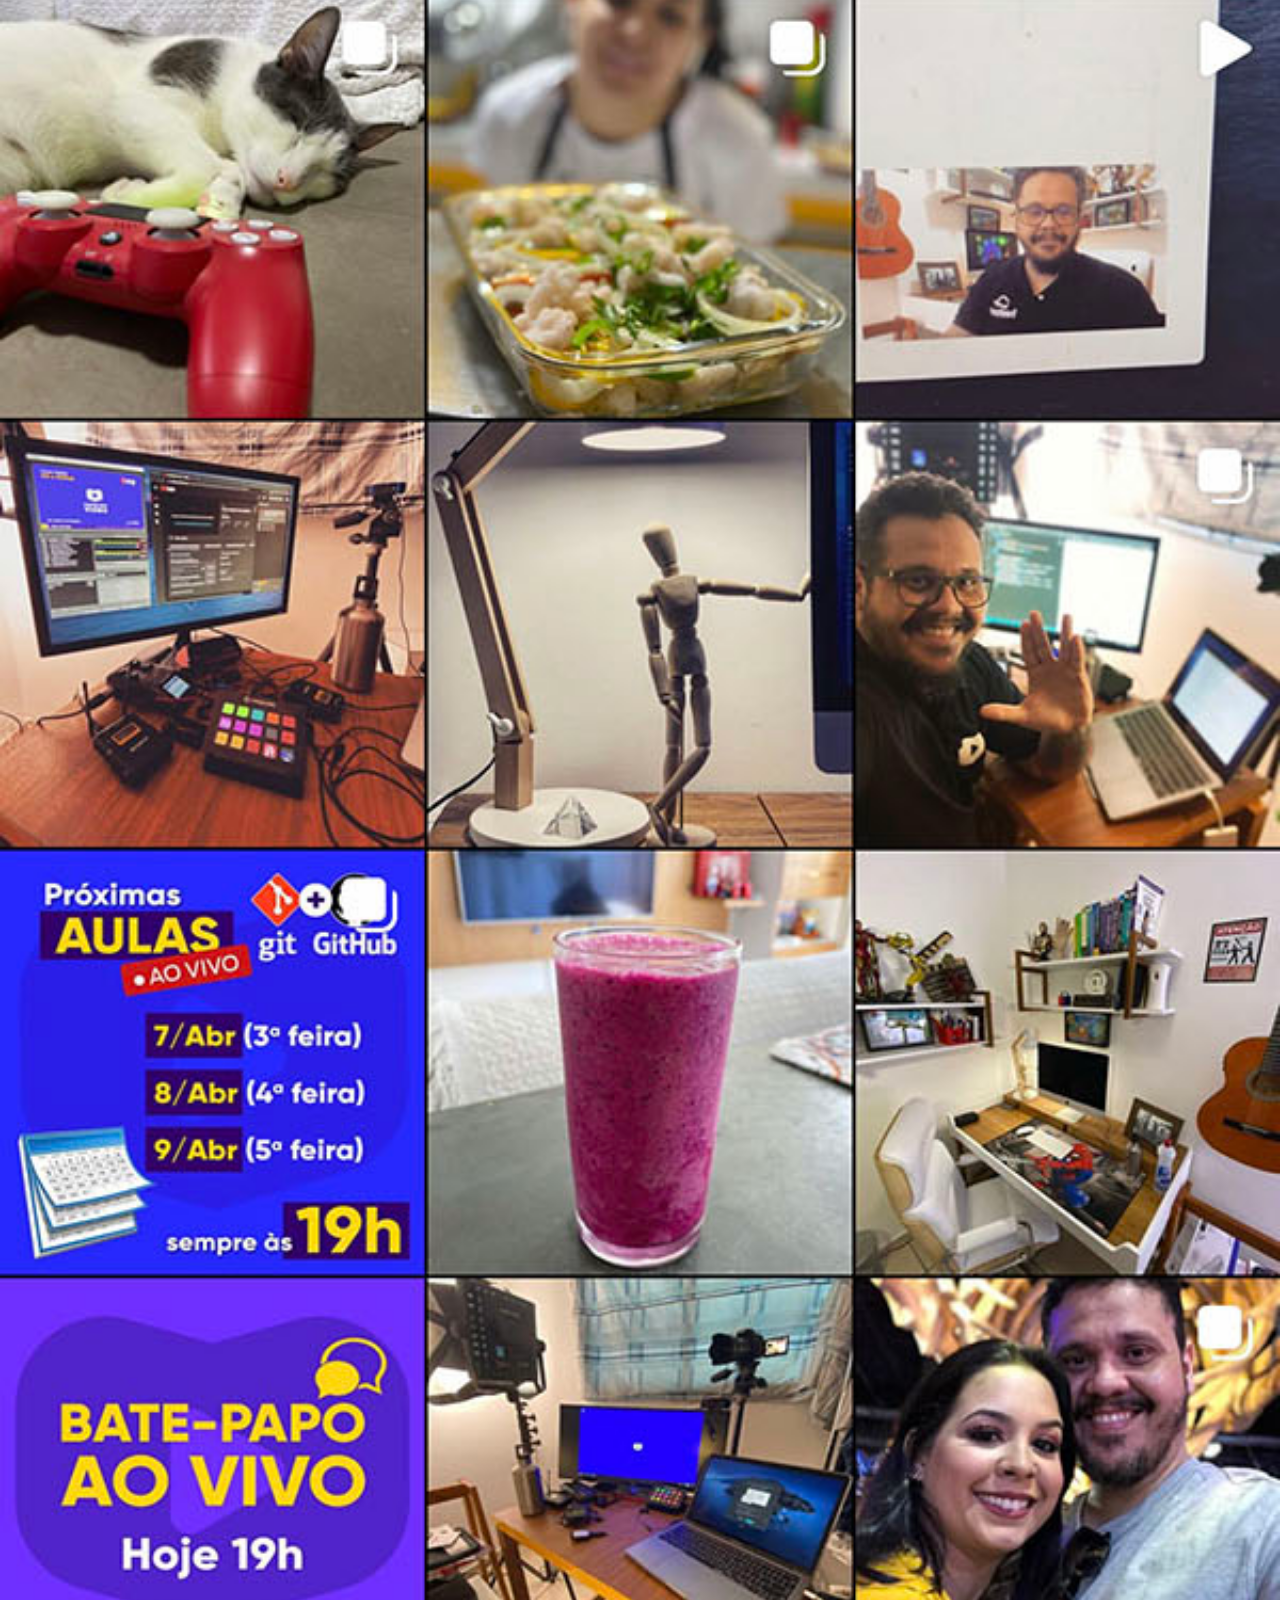
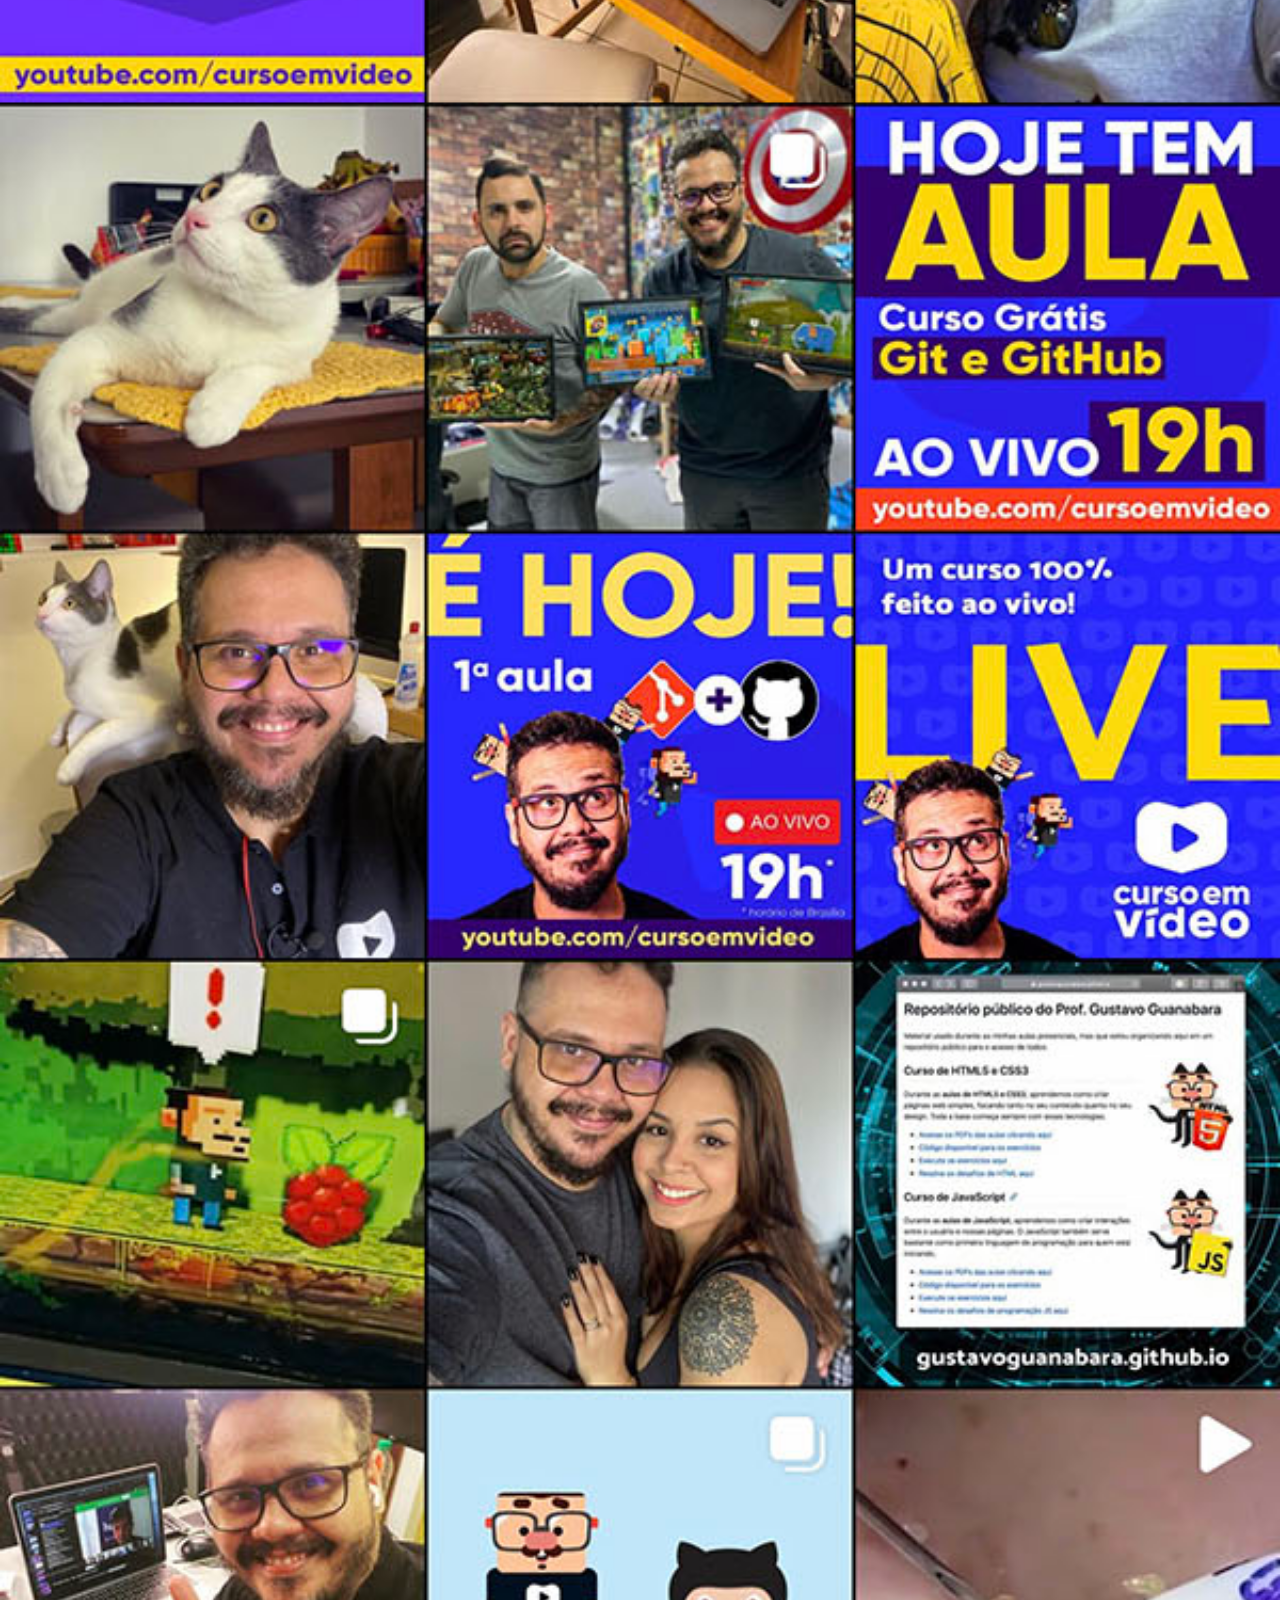
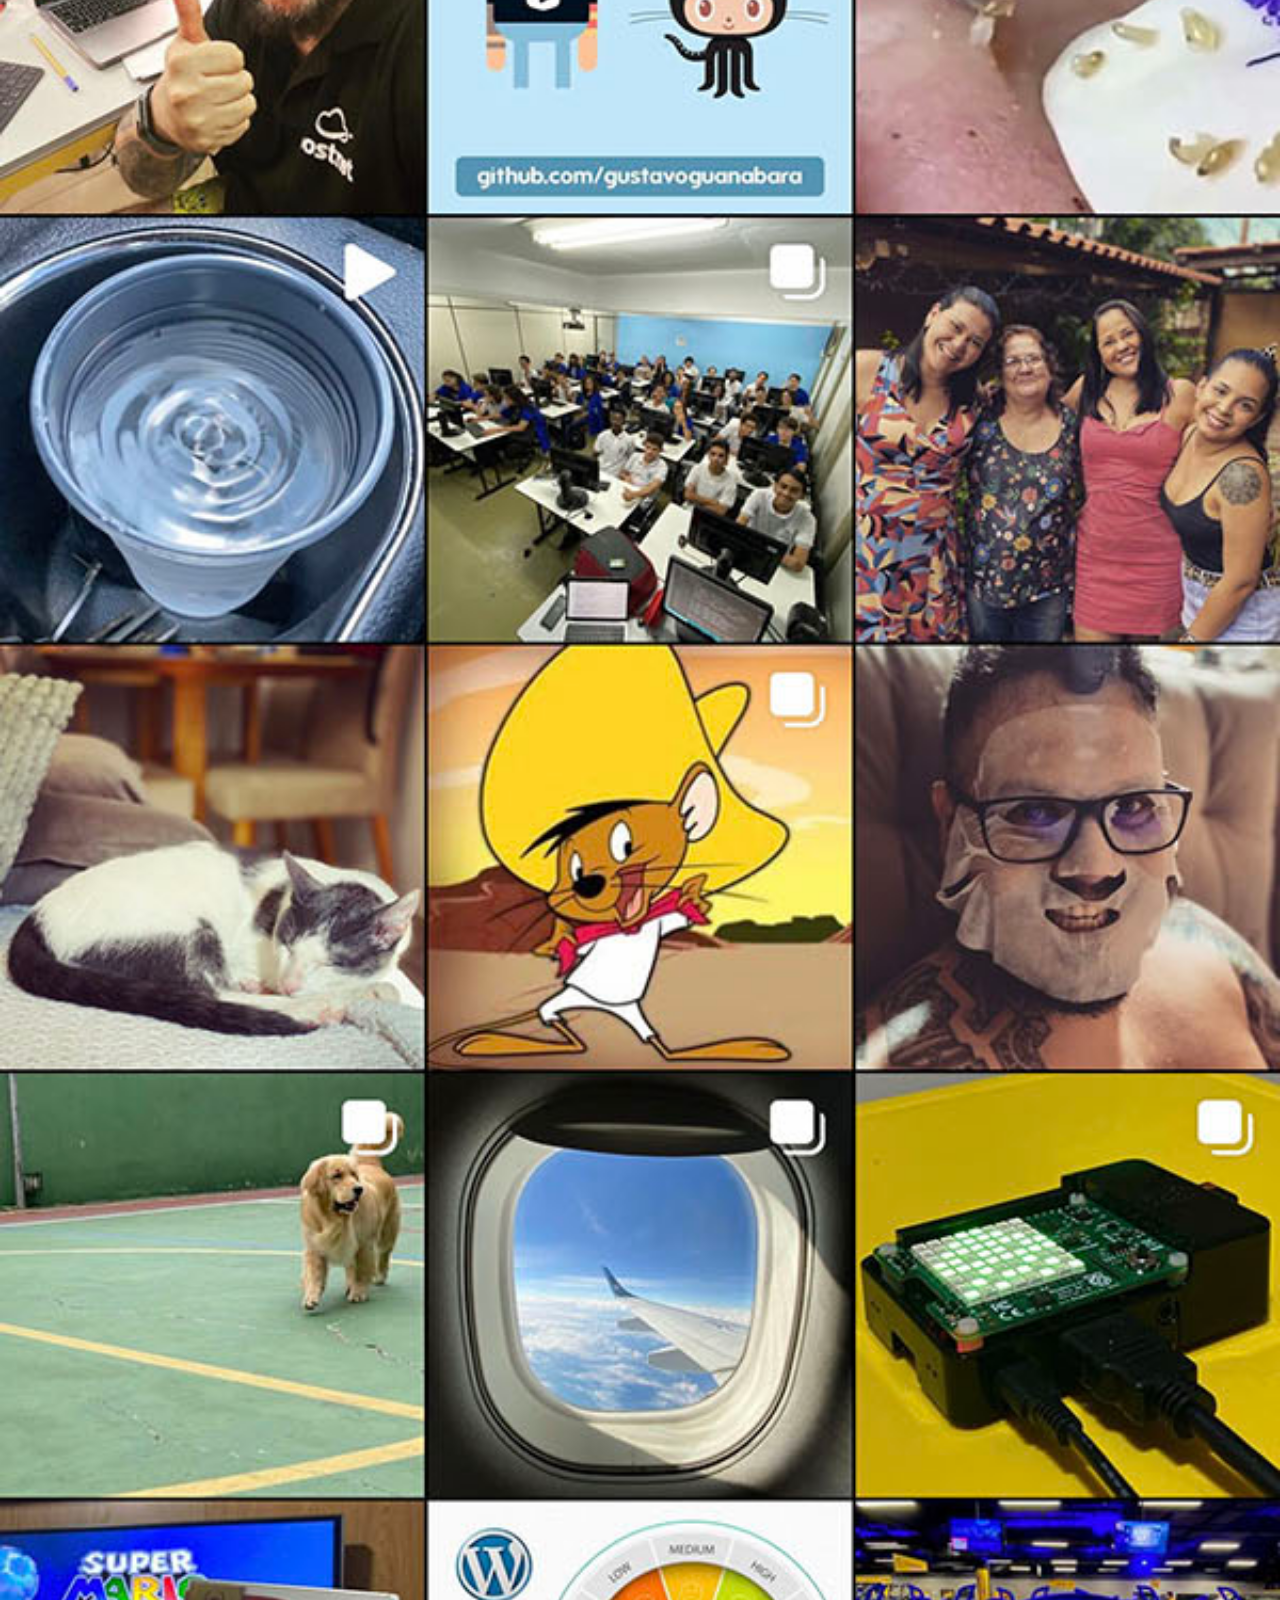
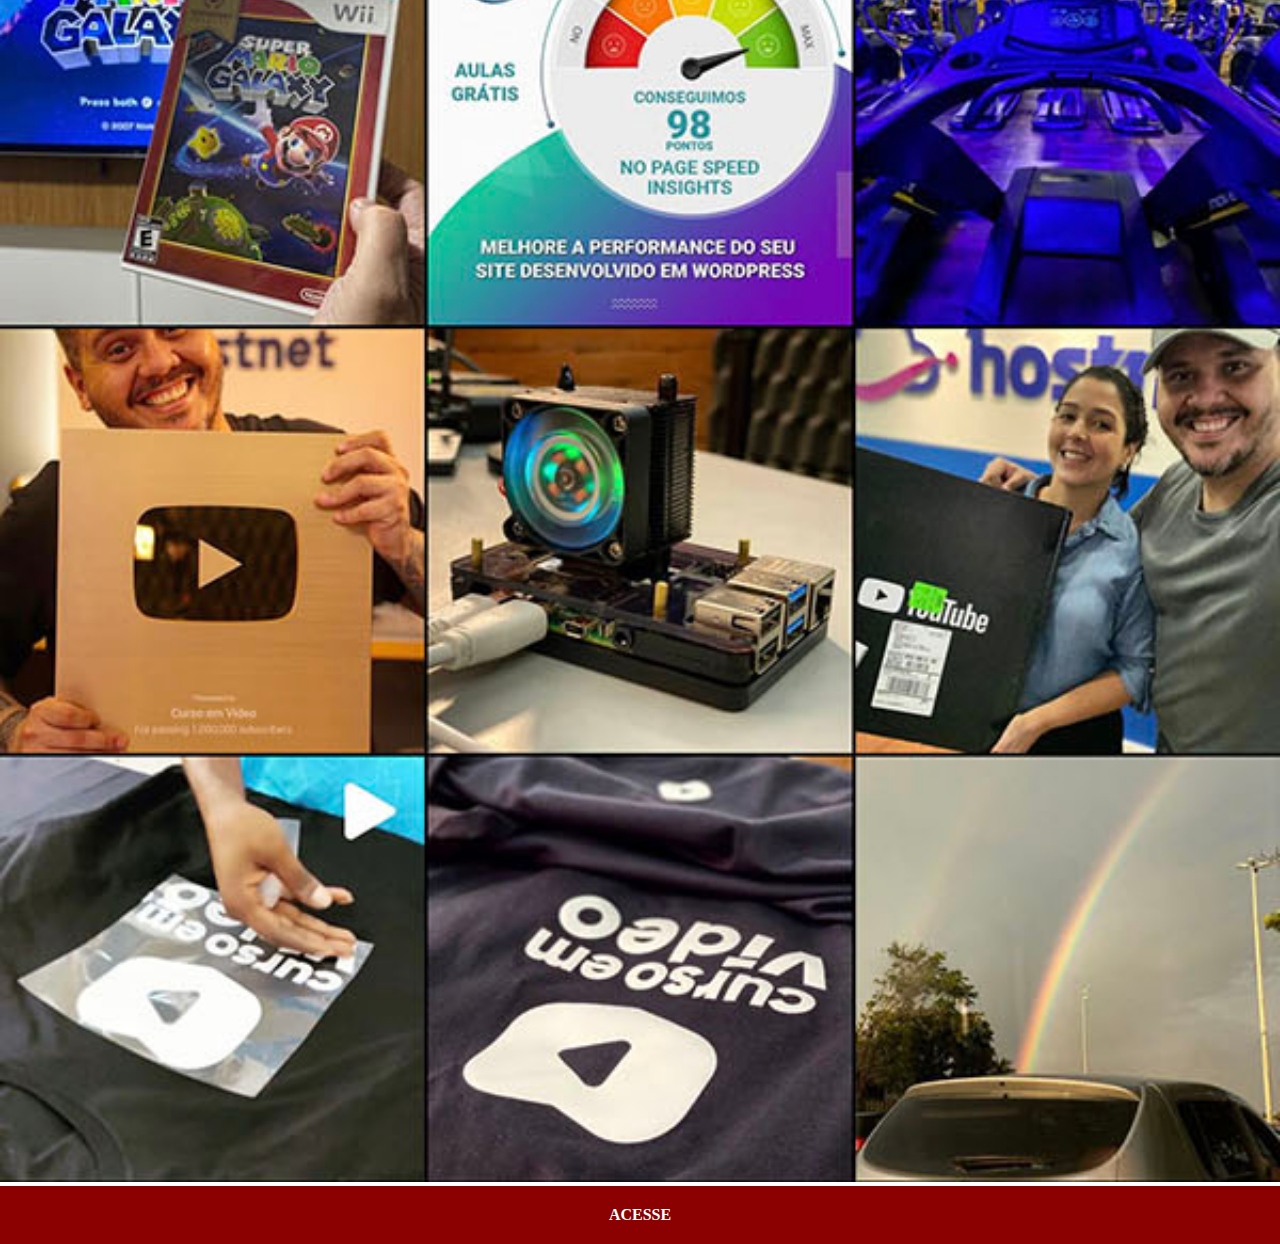
<file: inst.html>
<!DOCTYPE html>
<html lang="pt-br">
<head>
    <meta charset="UTF-8">
    <meta http-equiv="X-UA-Compatible" content="IE=edge">
    <meta name="viewport" content="width=device-width, initial-scale=1.0">
    <title>Instagram</title>
    <link rel="stylesheet" href="estilos/social.css">
</head>
<body>
    <img src="imagens/tela-instagram.jpg" alt="Instagram">
    <a href="#">ACESSE</a>
</body>
</html>
</file>
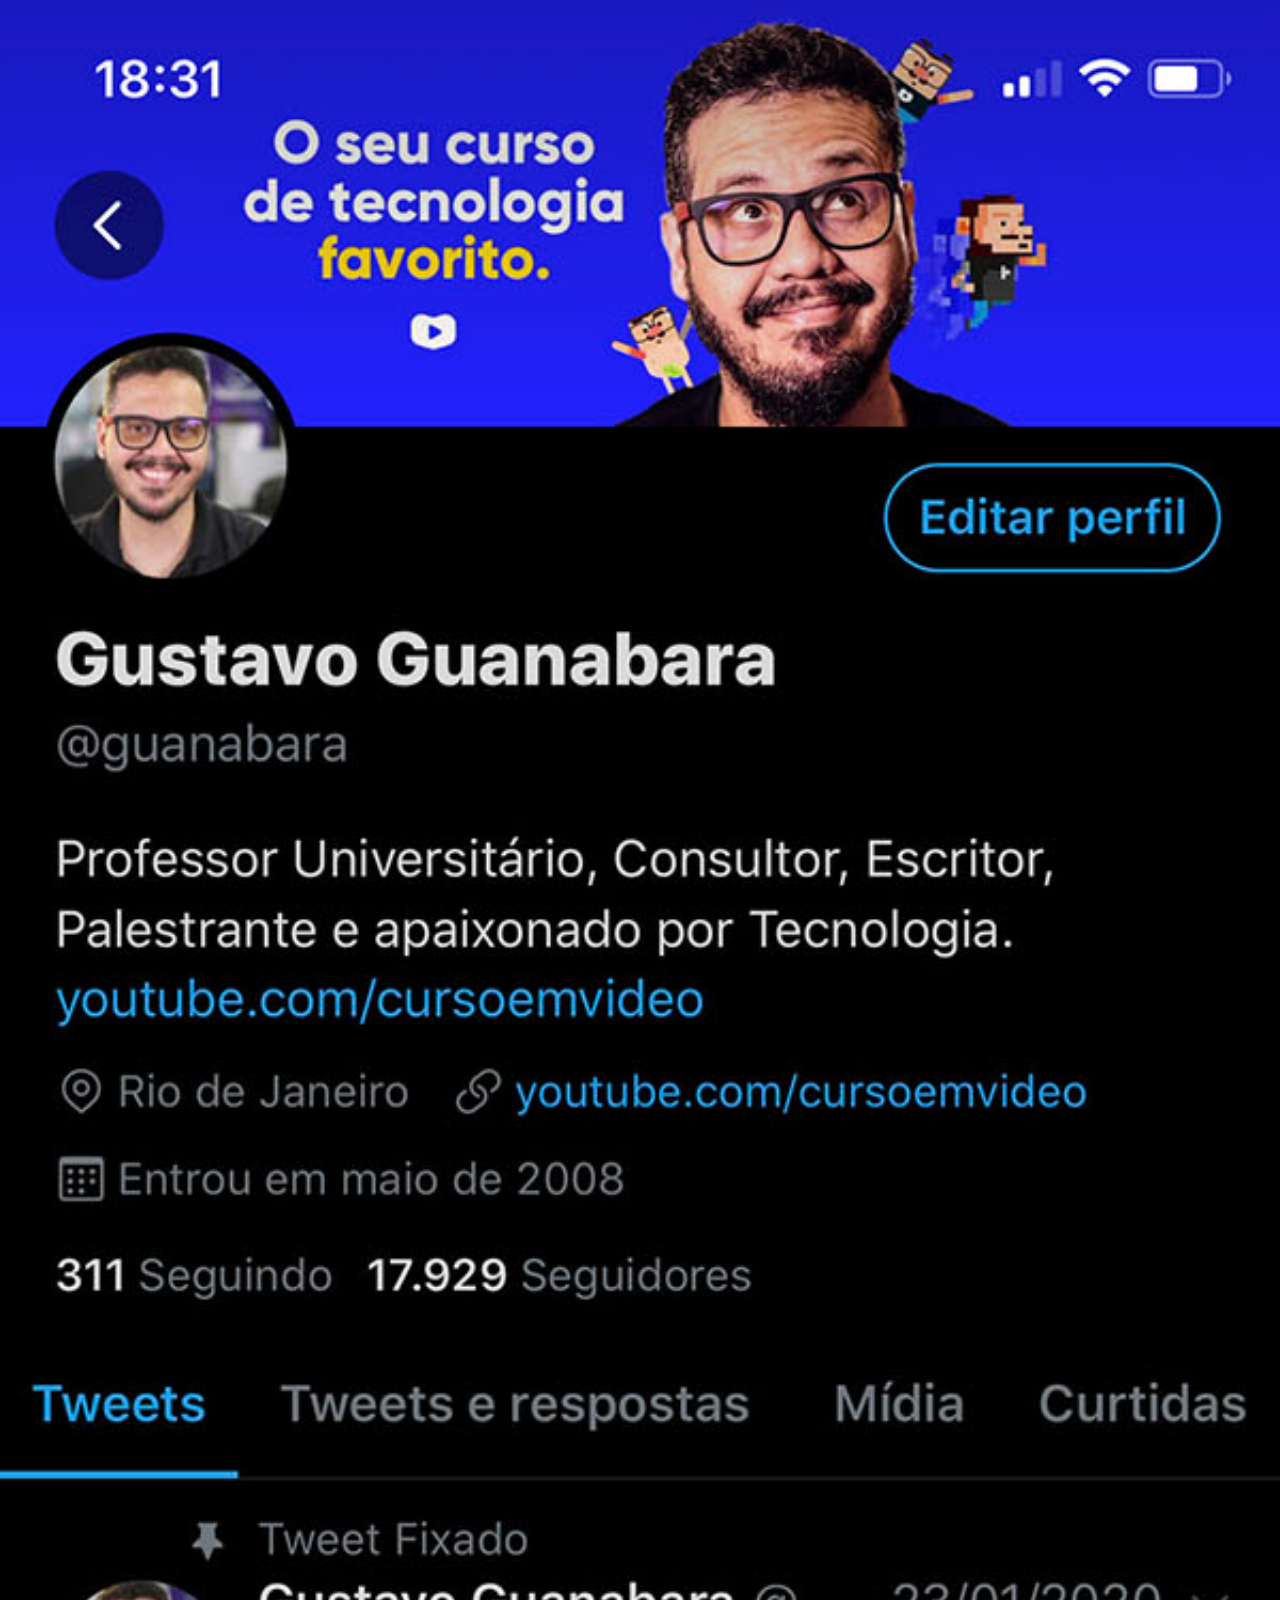
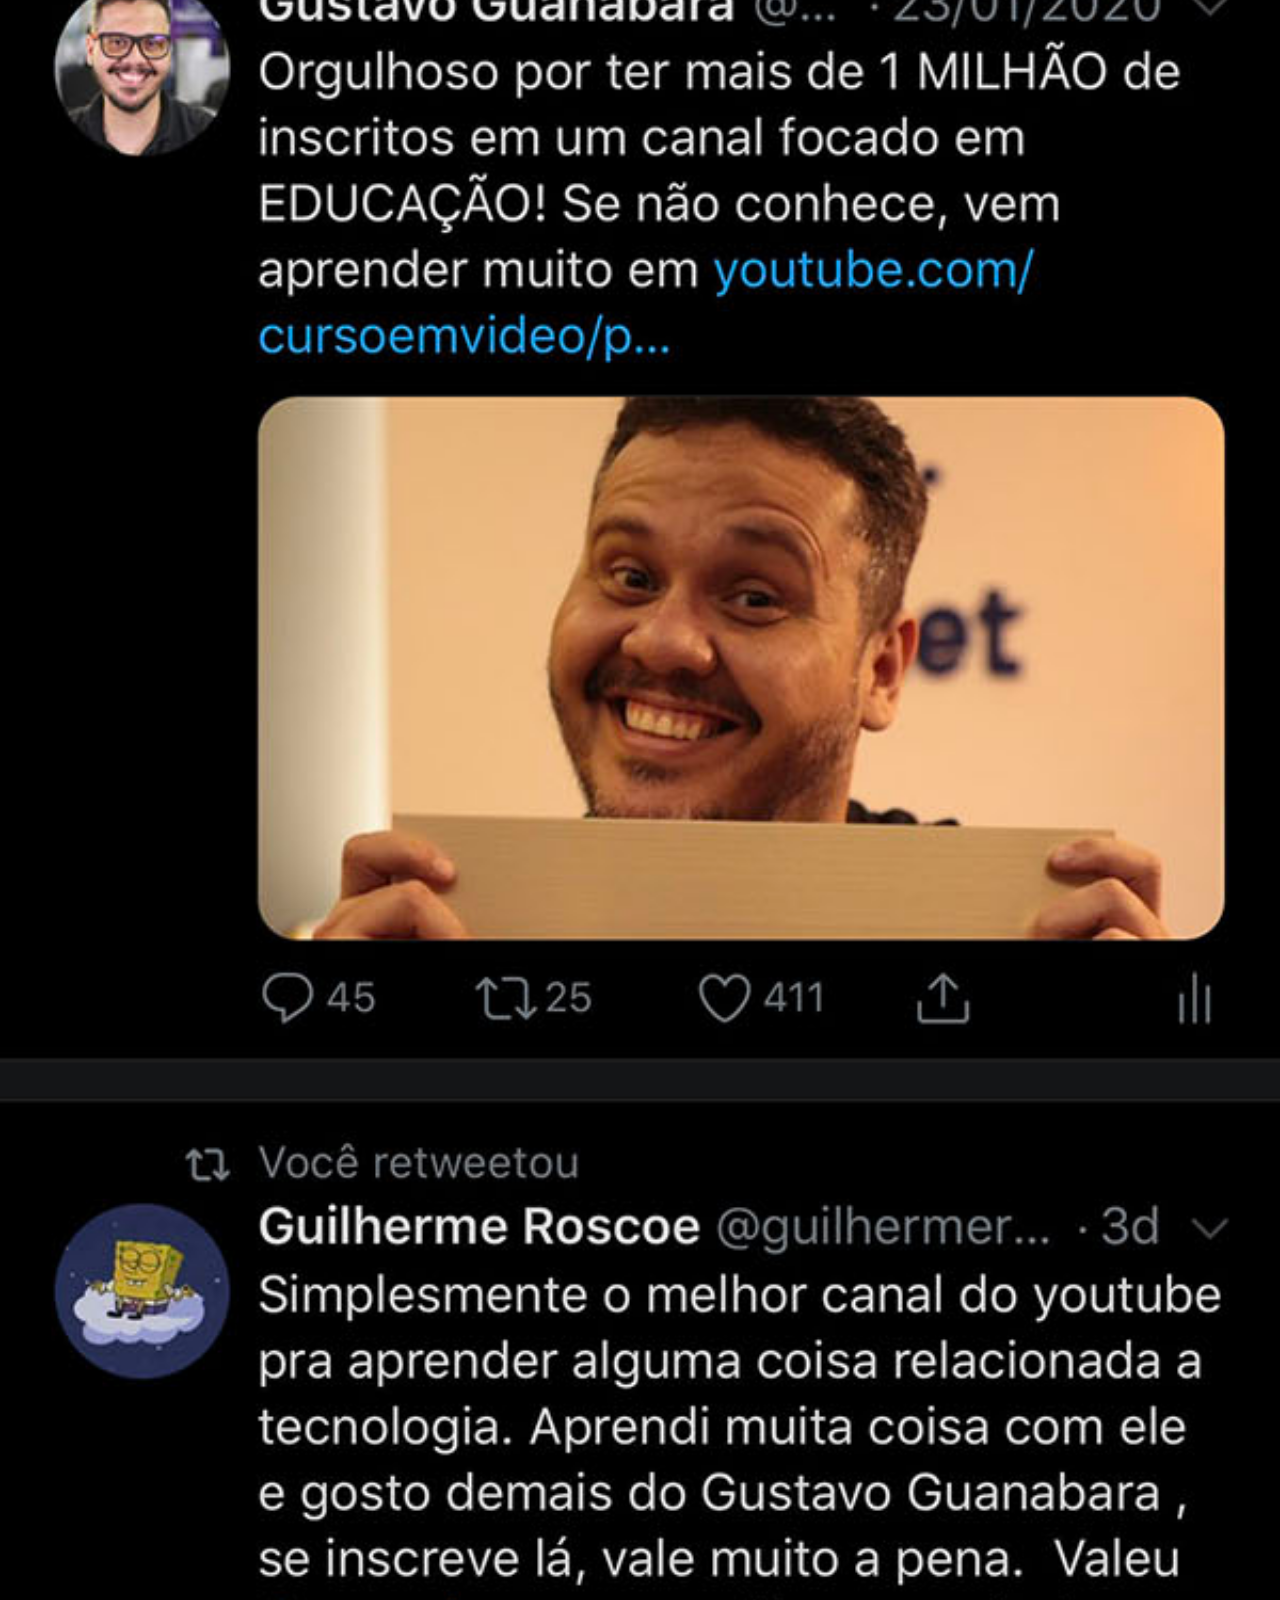
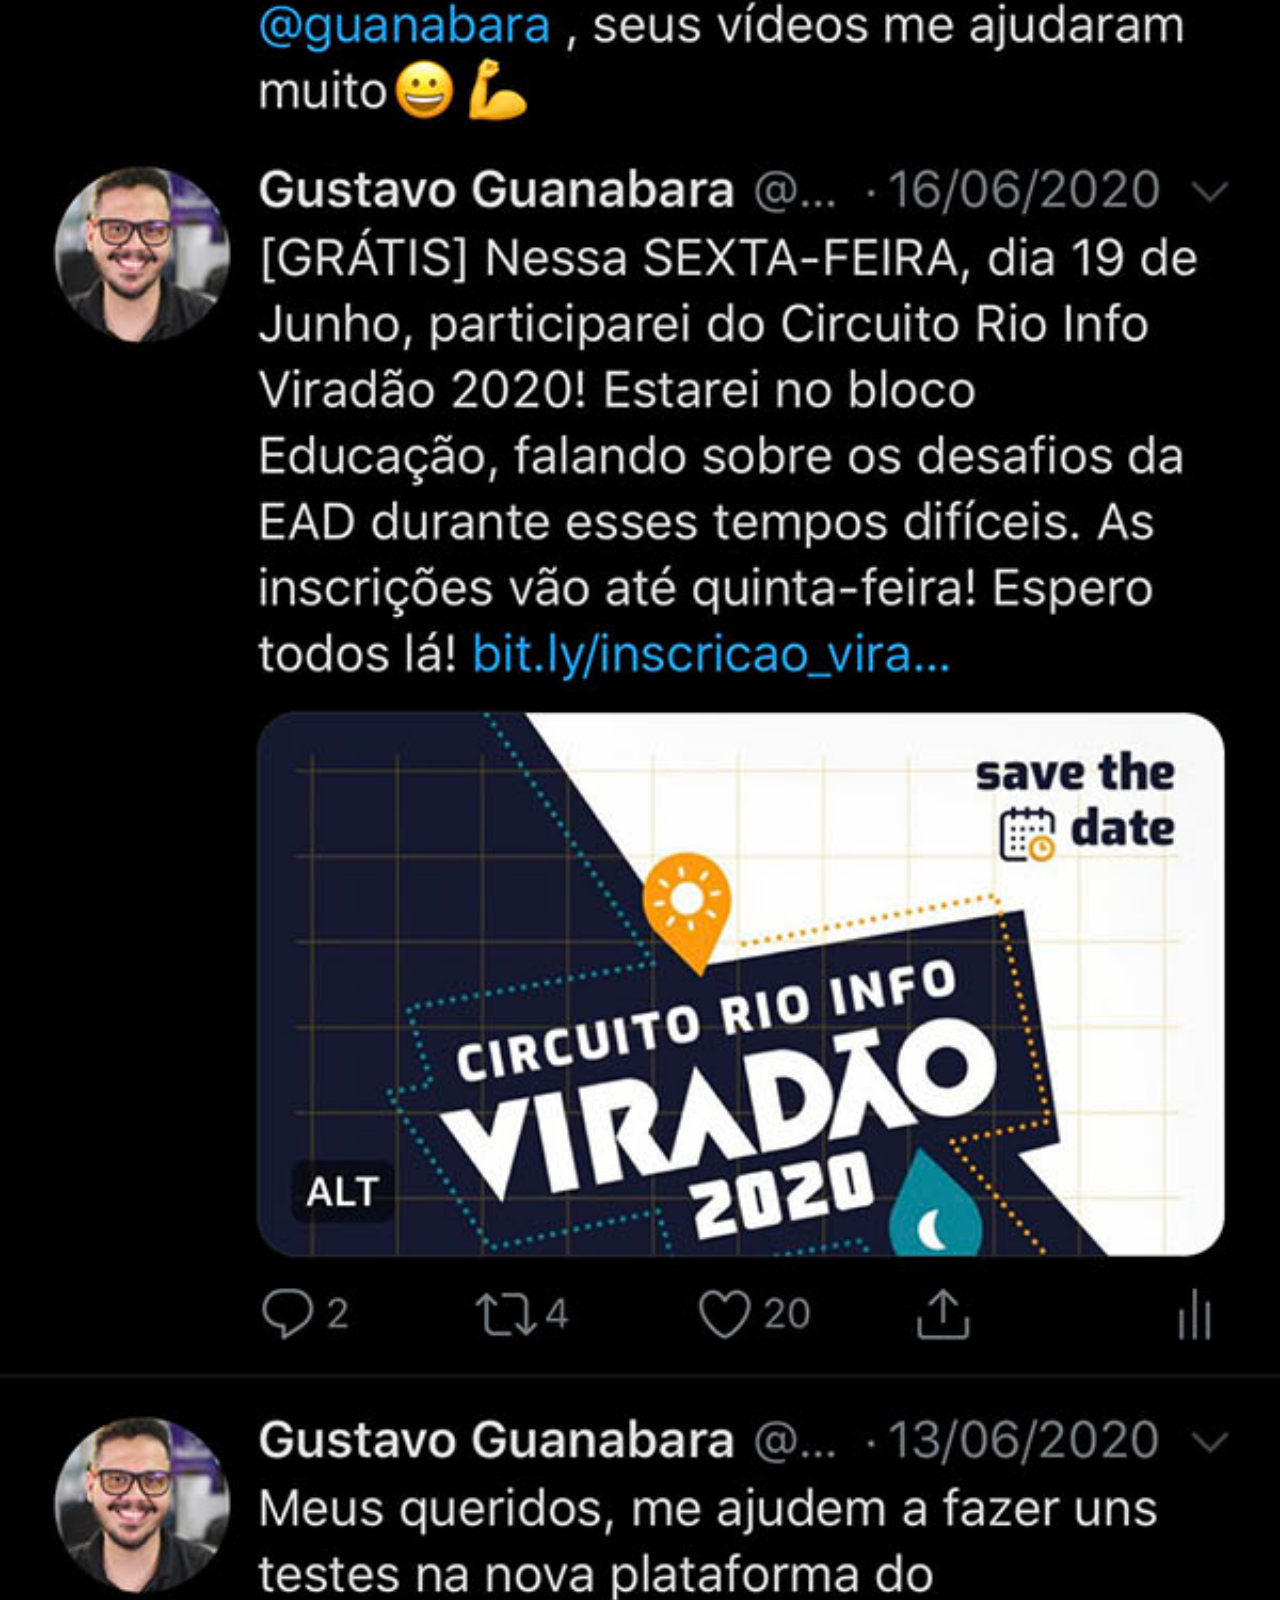
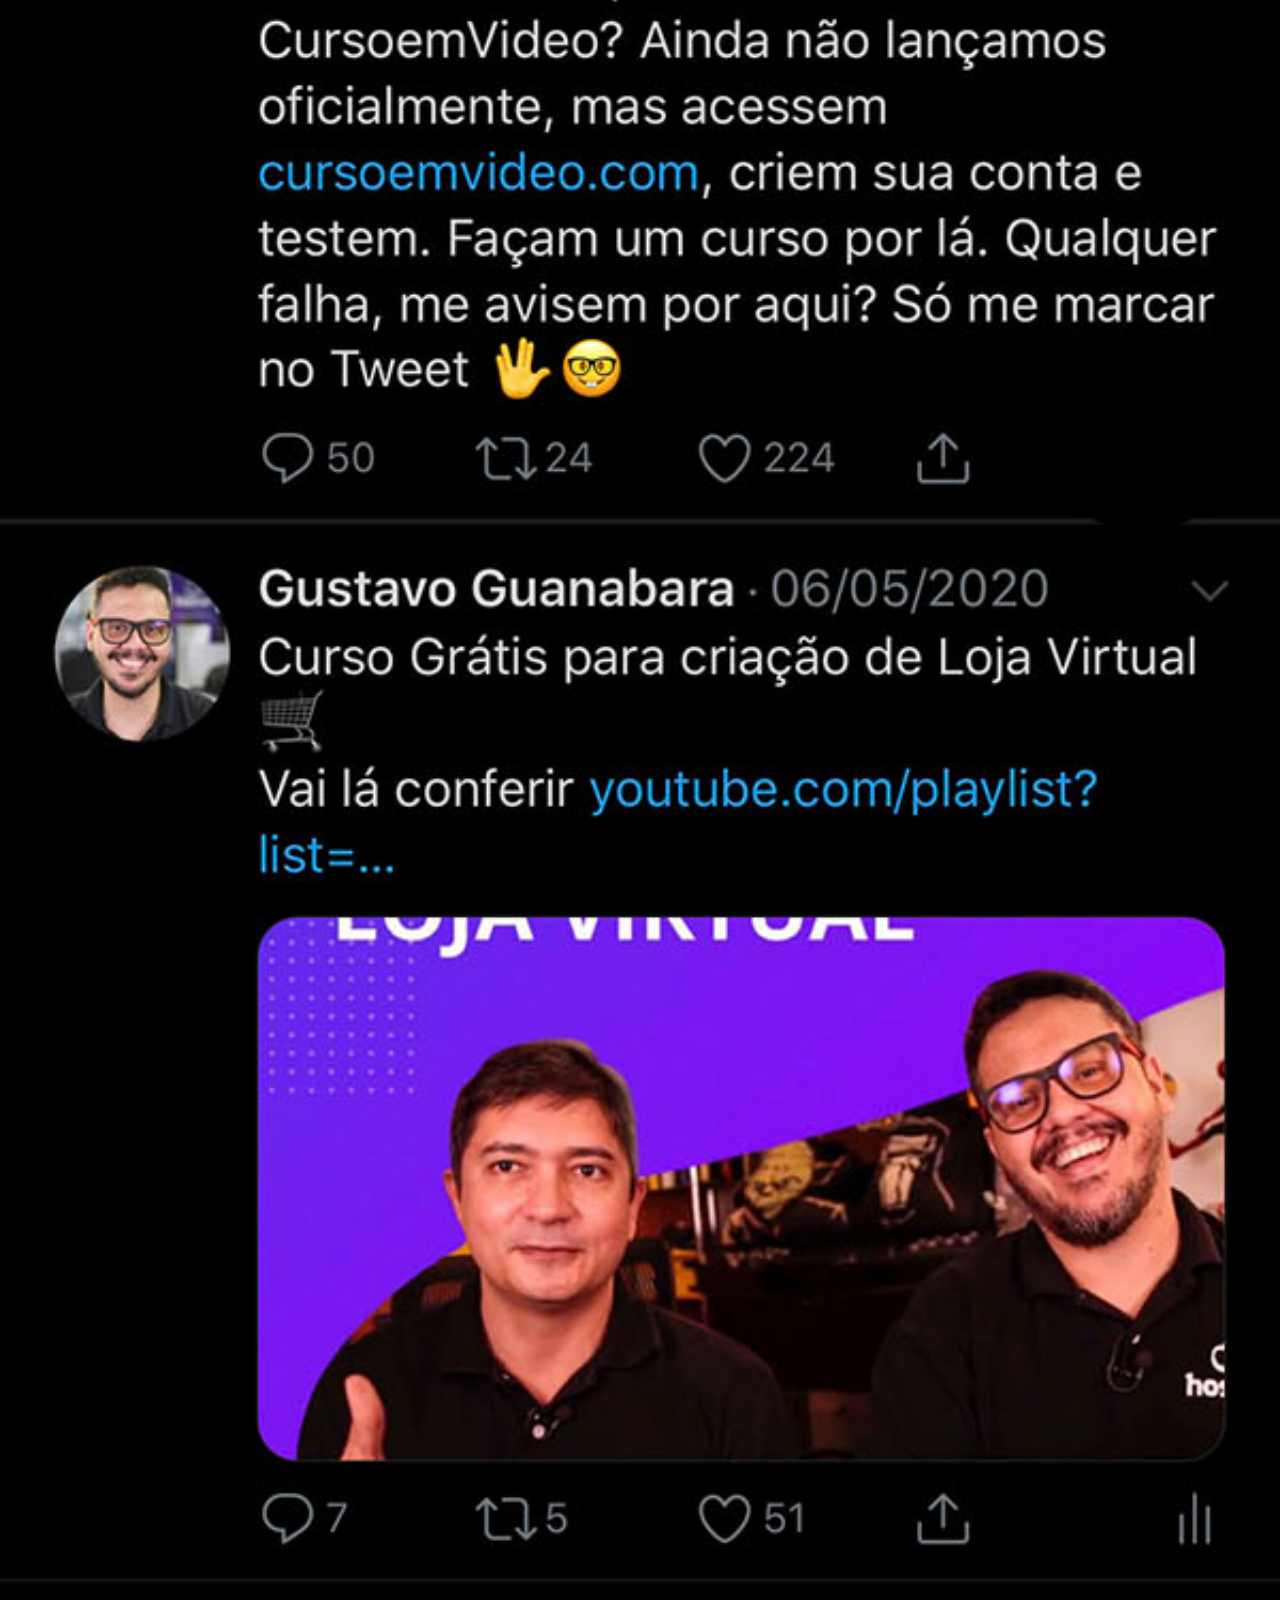
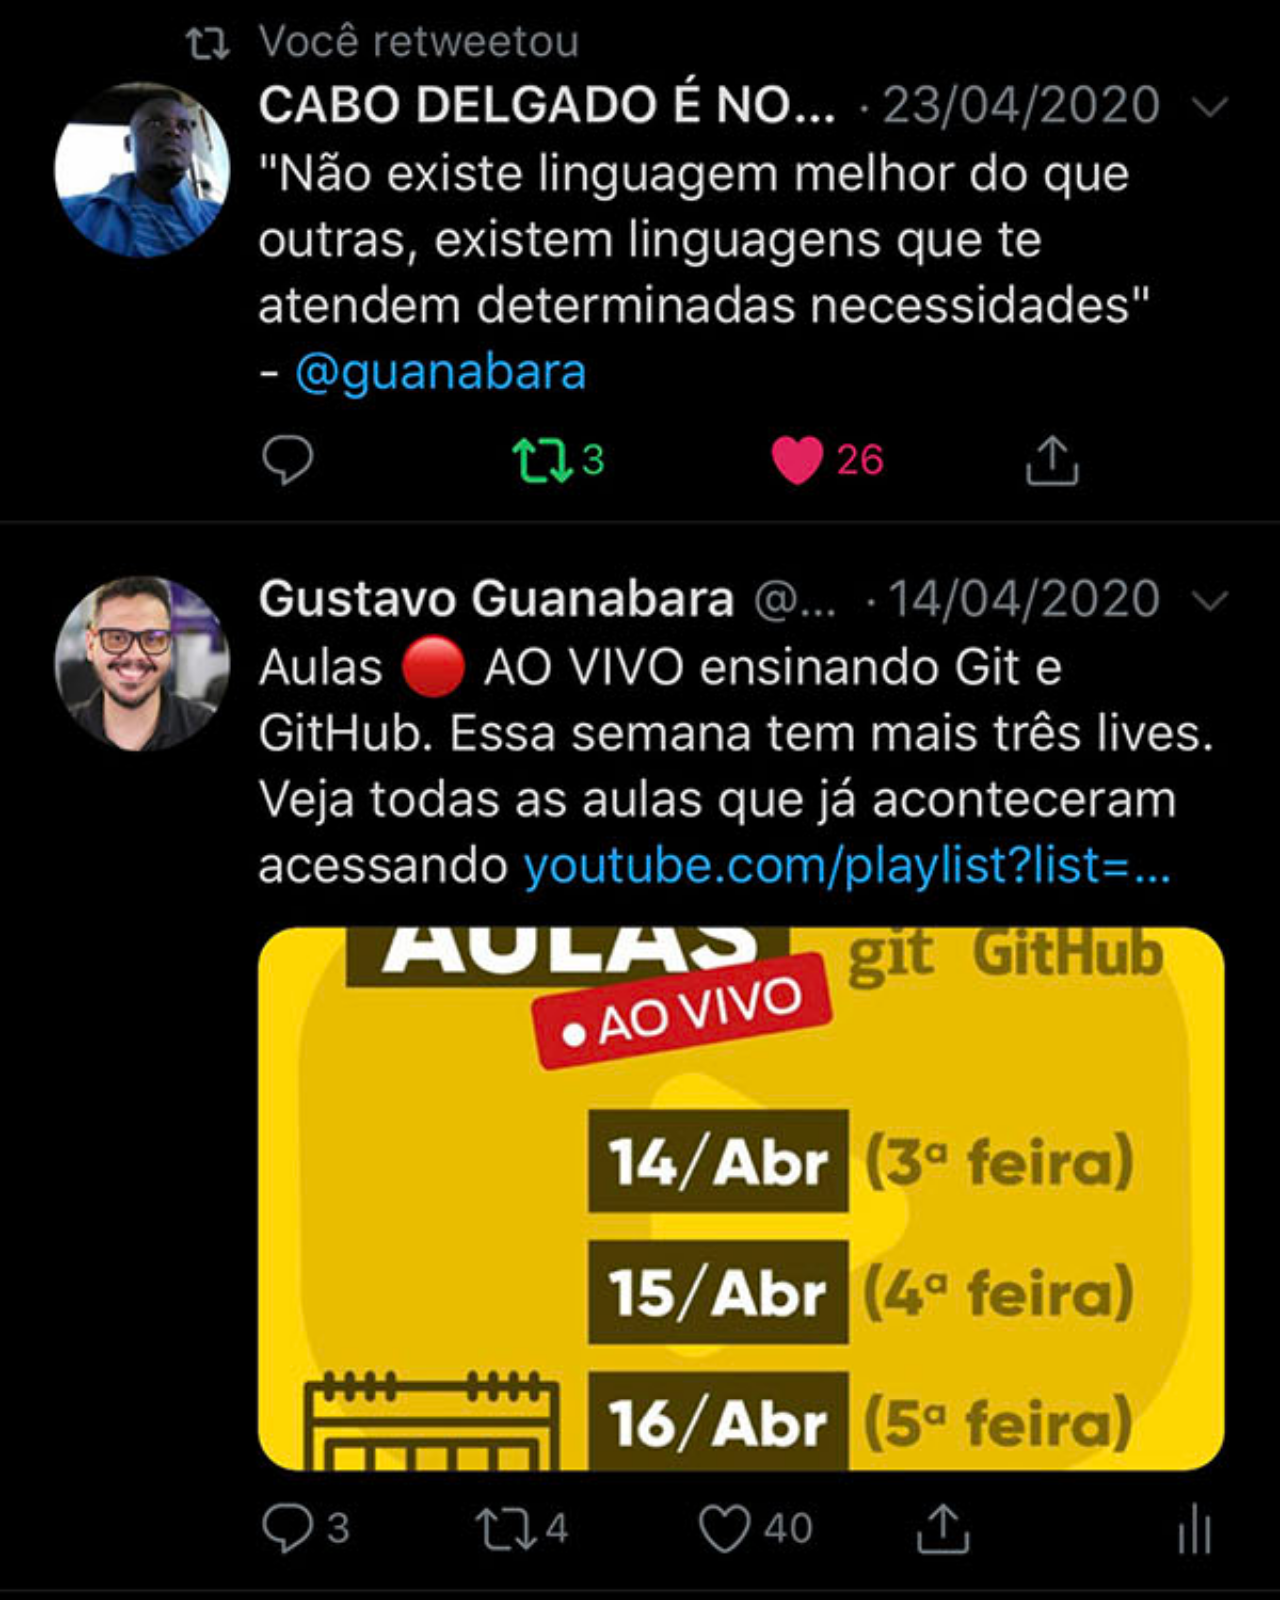
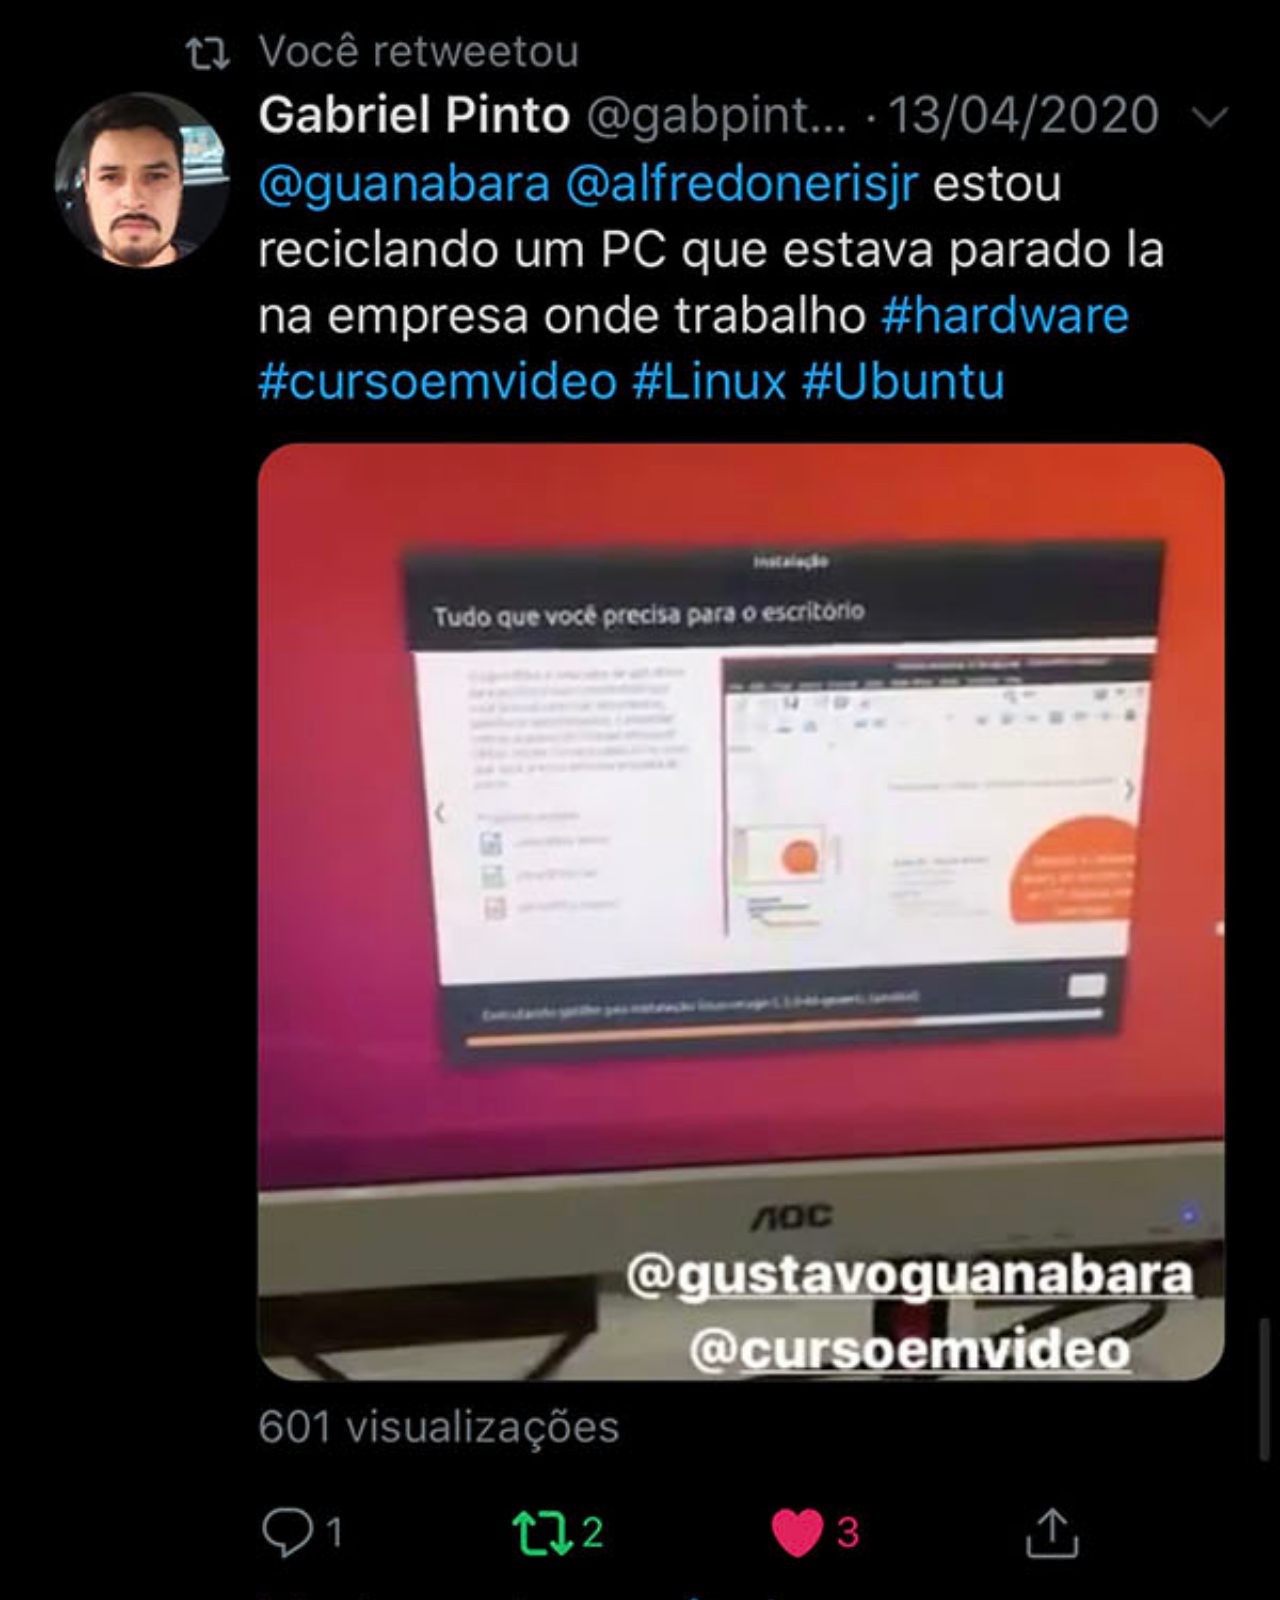
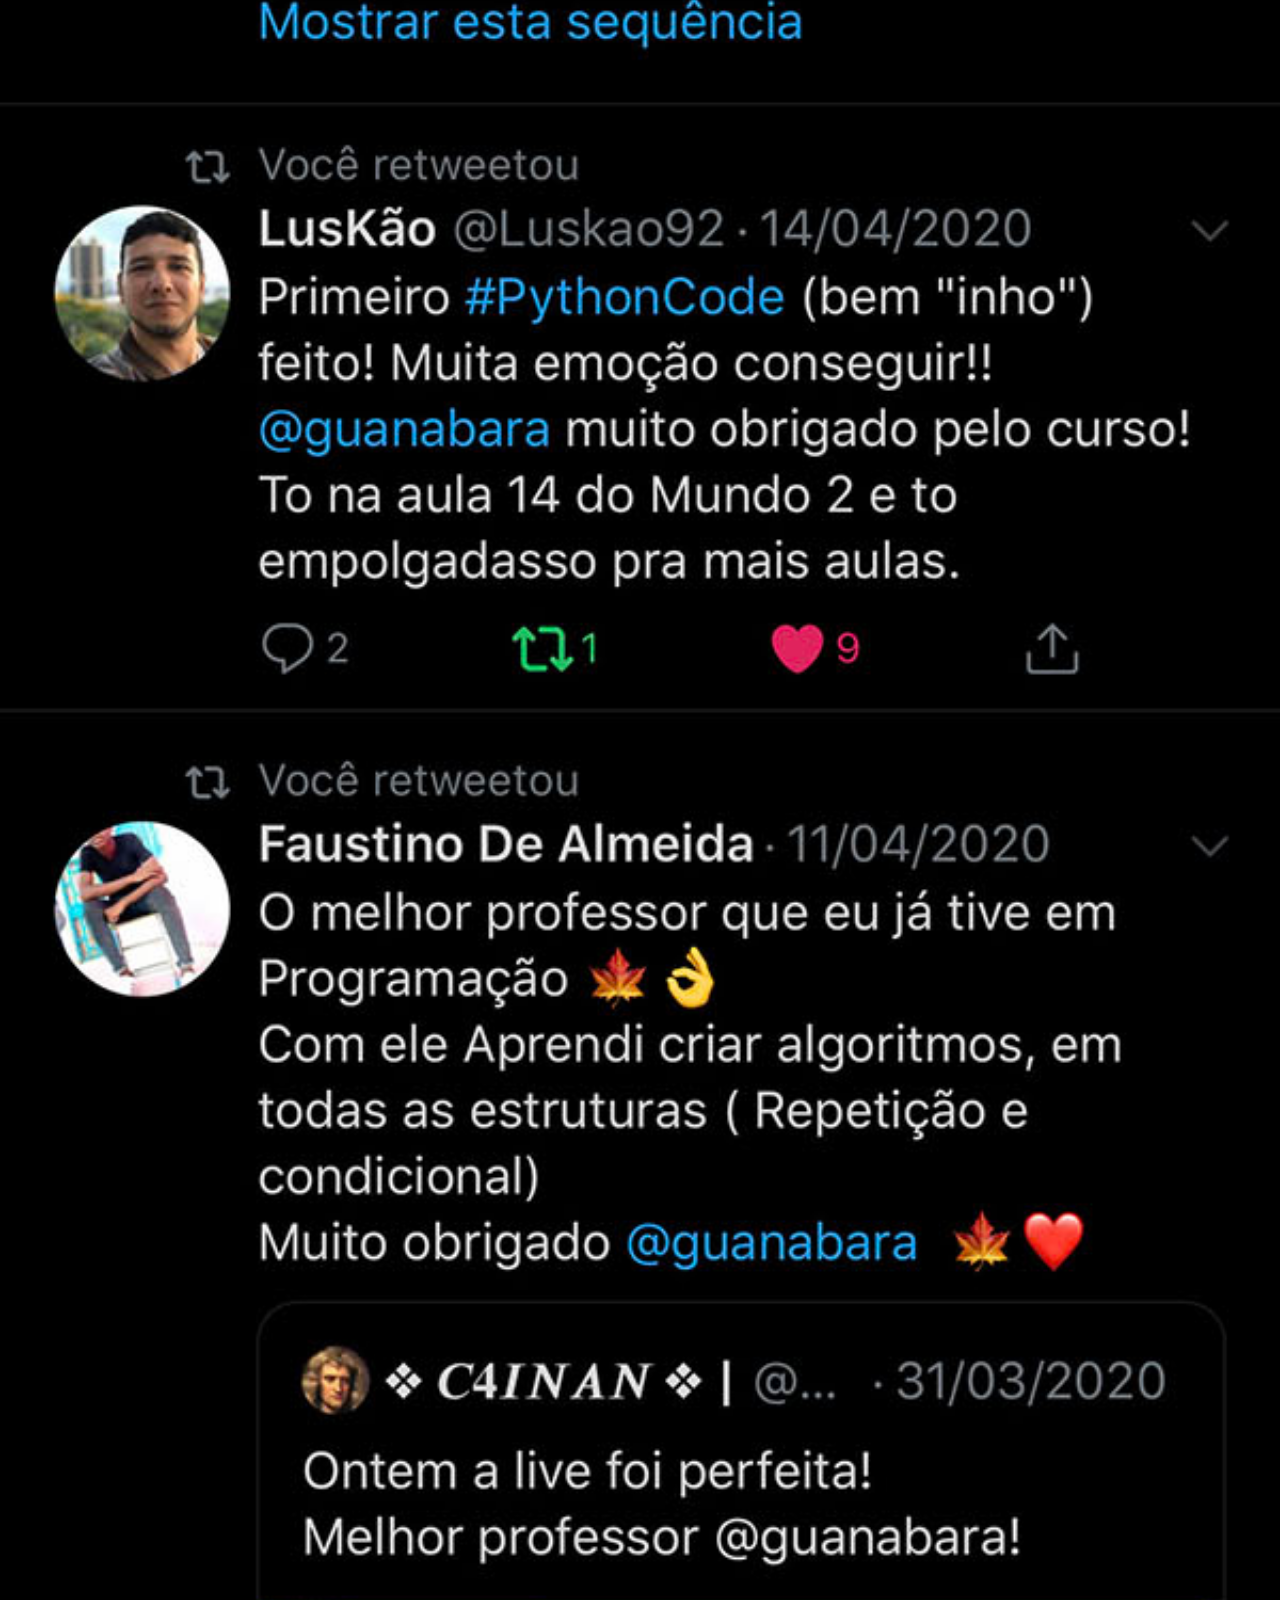
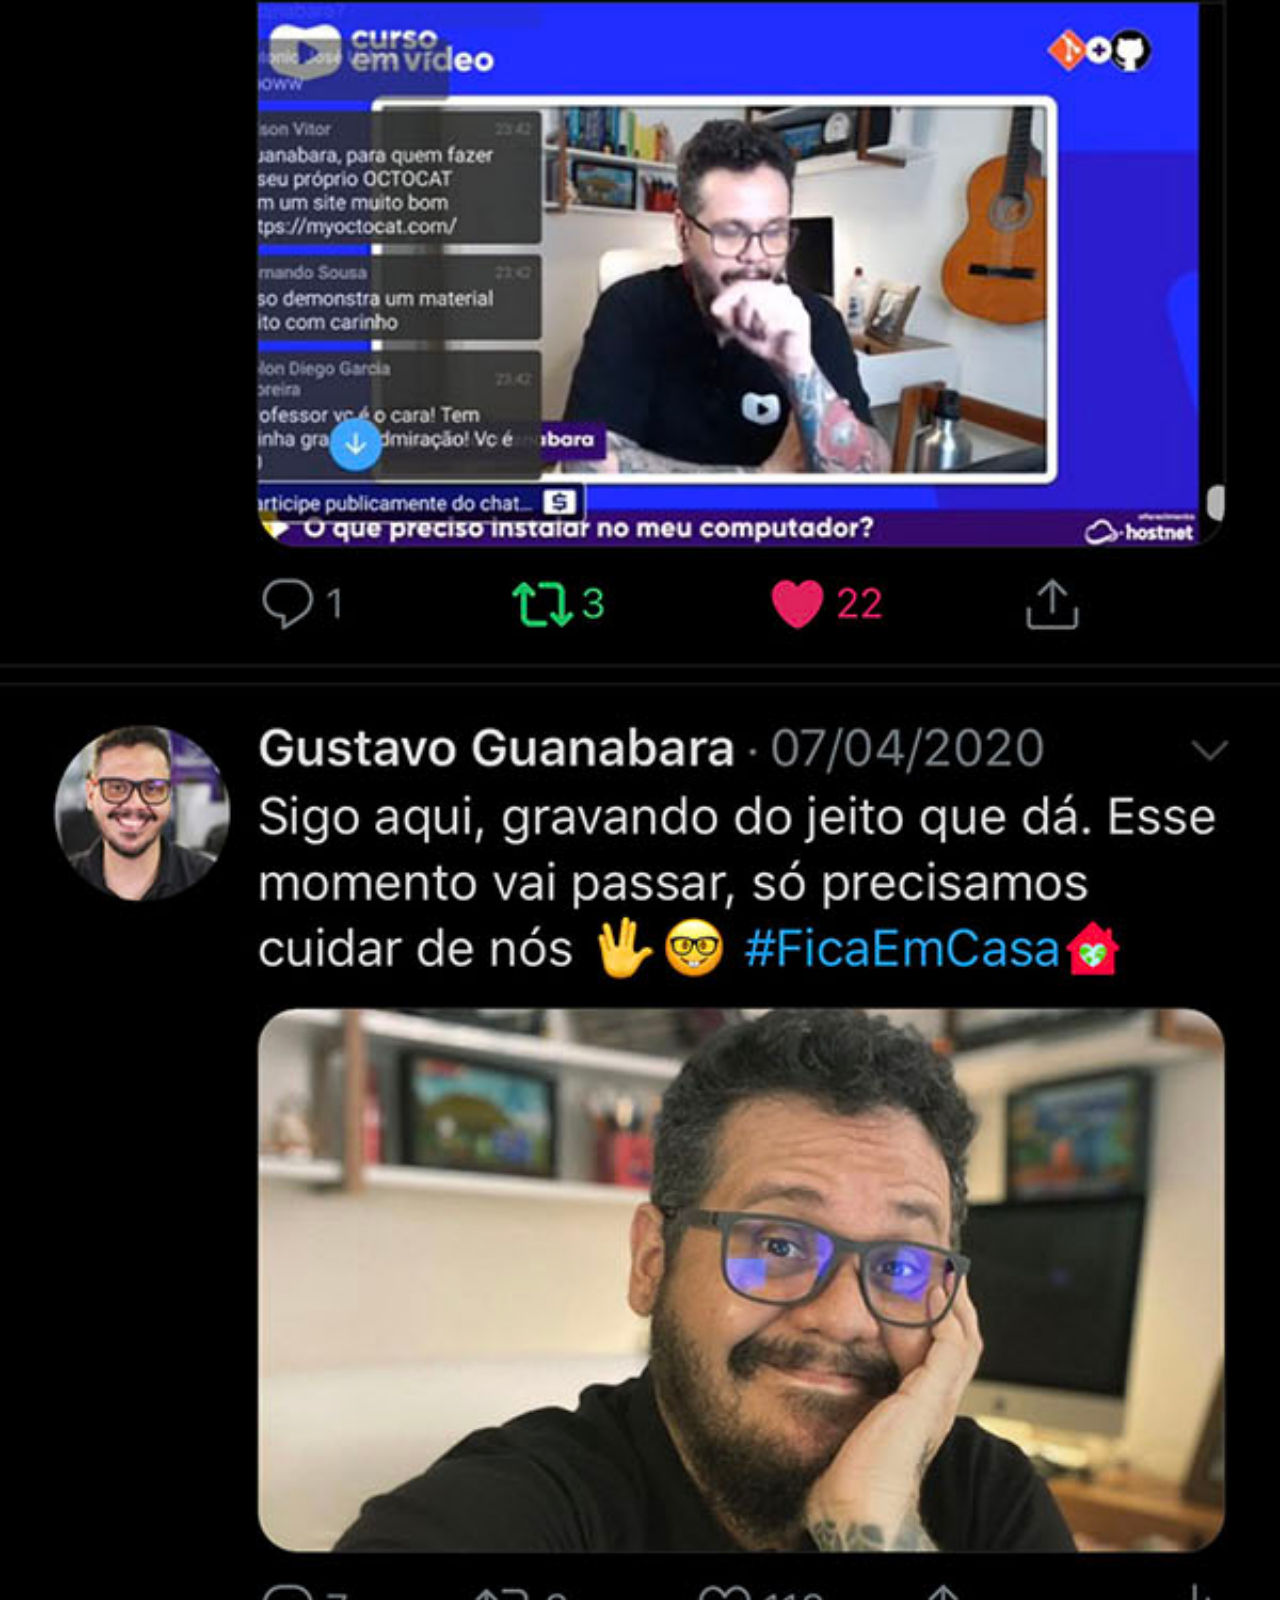
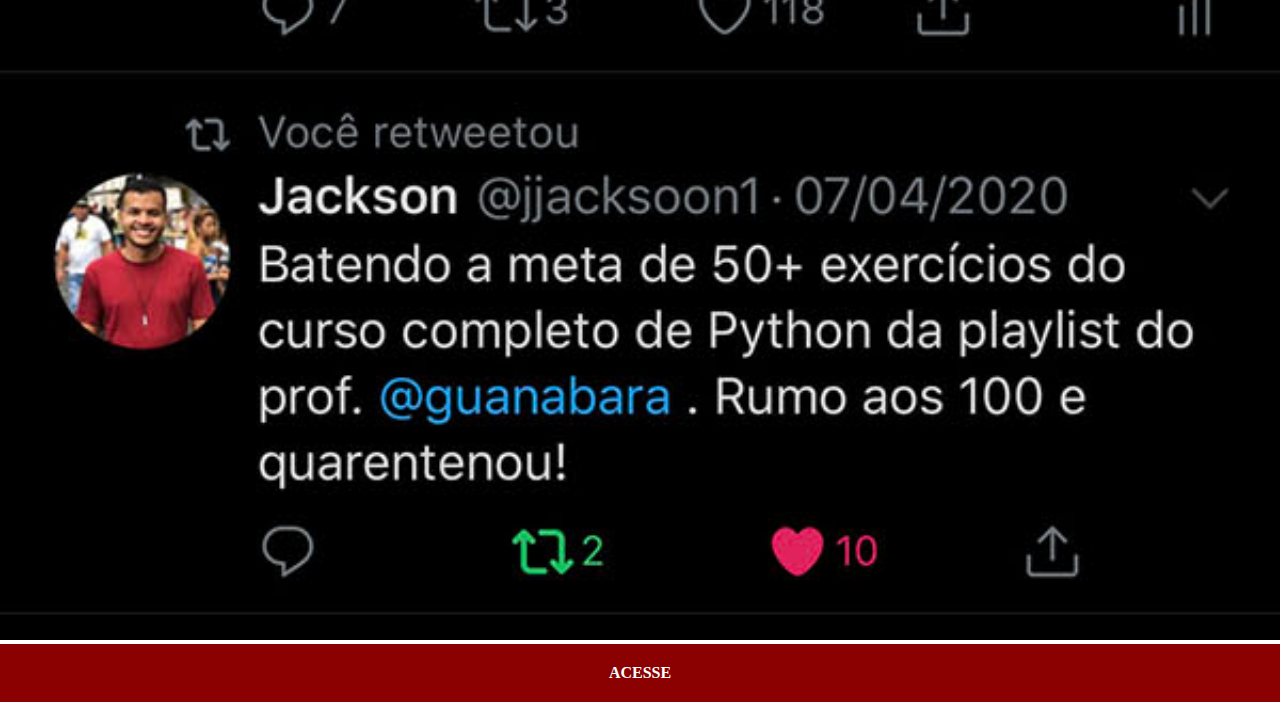
<file: twtter.html>
<!DOCTYPE html>
<html lang="pt-br">
<head>
    <meta charset="UTF-8">
    <meta http-equiv="X-UA-Compatible" content="IE=edge">
    <meta name="viewport" content="width=device-width, initial-scale=1.0">
    <title>Document</title>
    <link rel="stylesheet" href="estilos/social.css">
</head>
<body>
    <img src="imagens/tela-twitter.jpg" alt="Twitter">
    <a href="@">ACESSE</a>
</body>
</html>
</file>
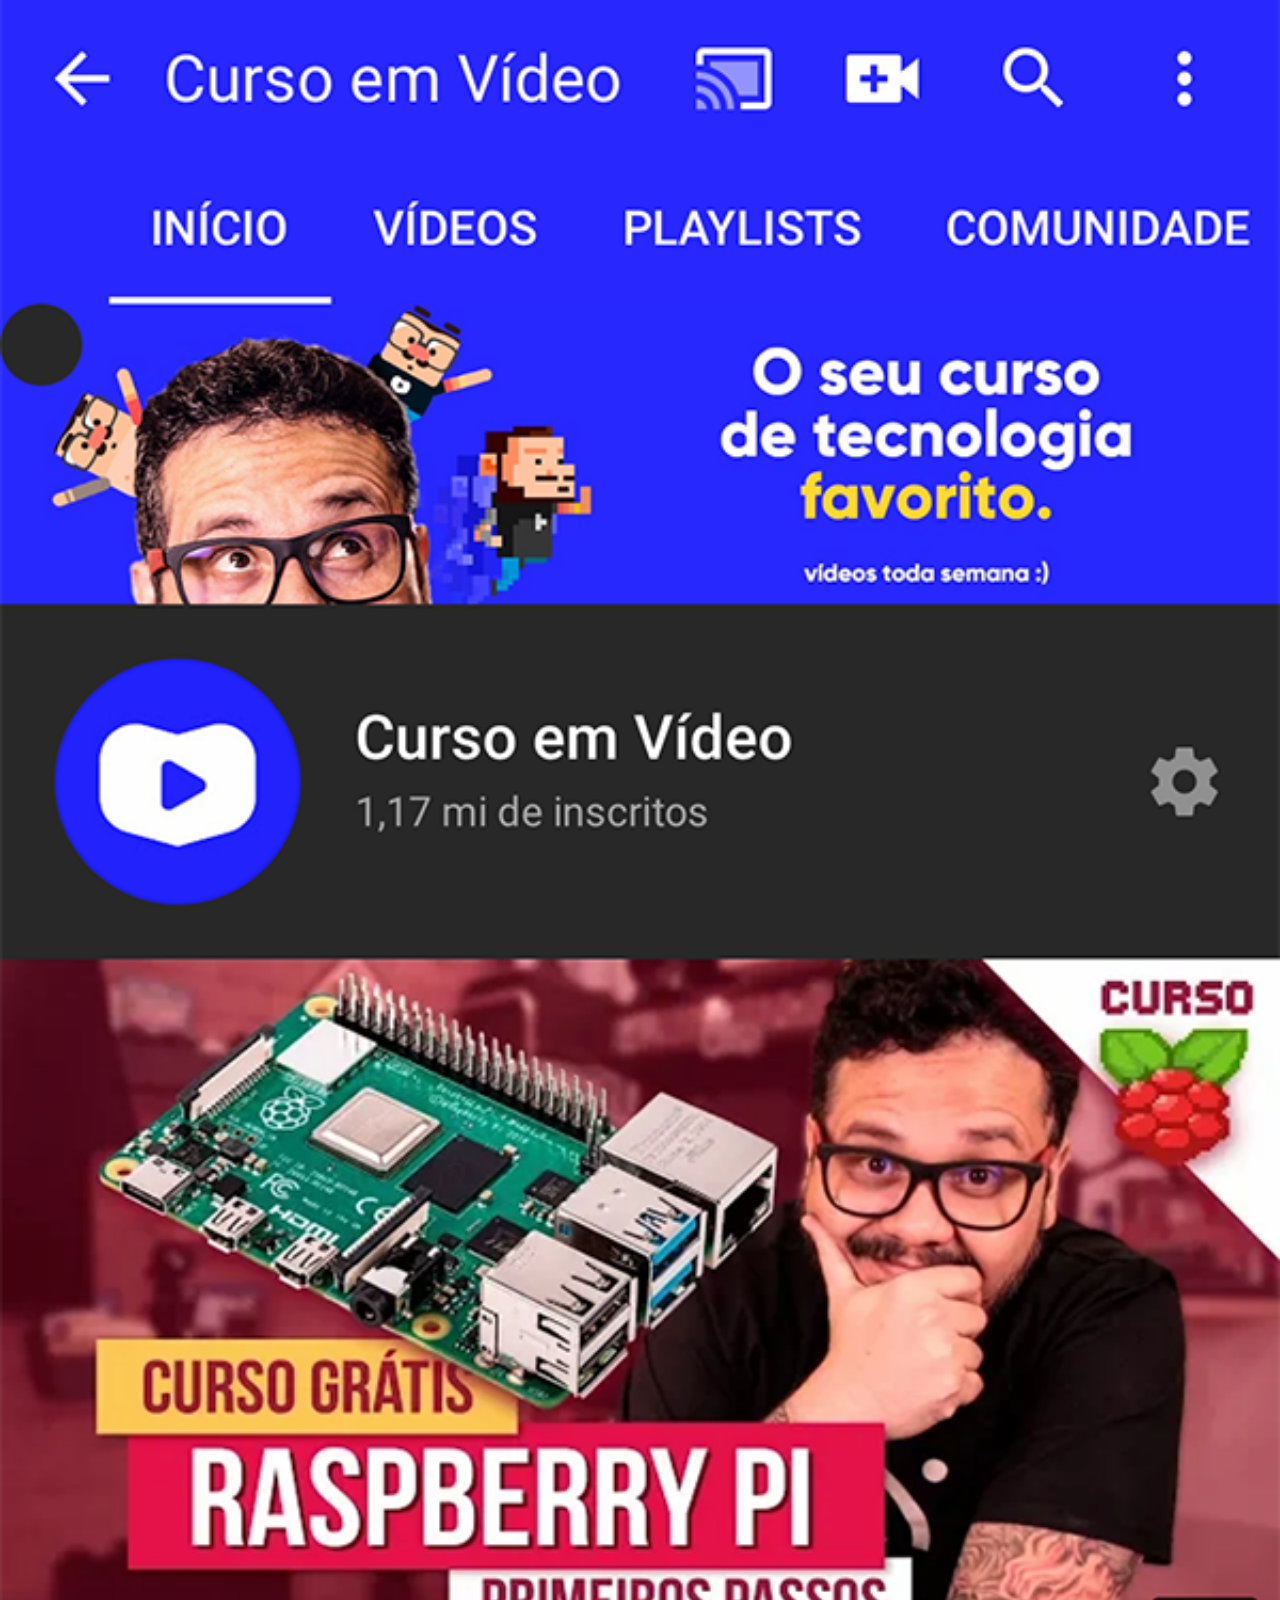
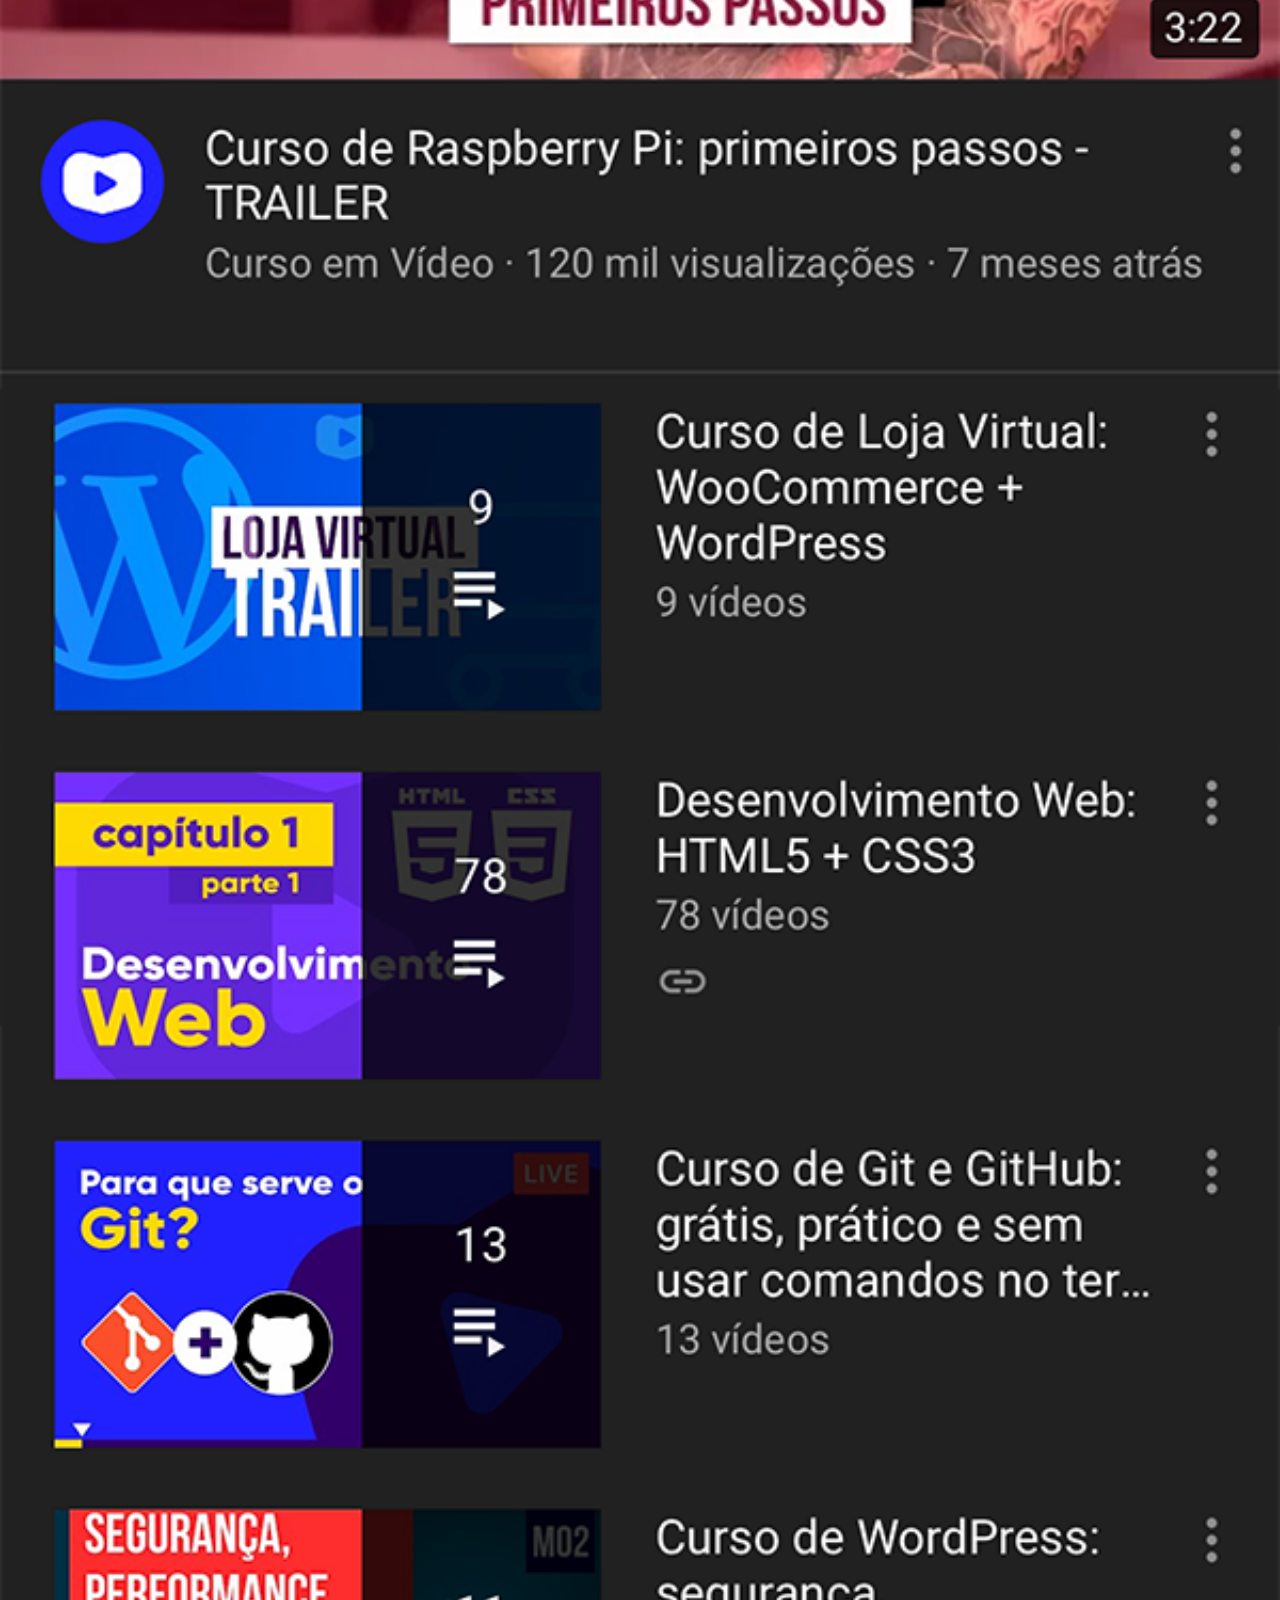
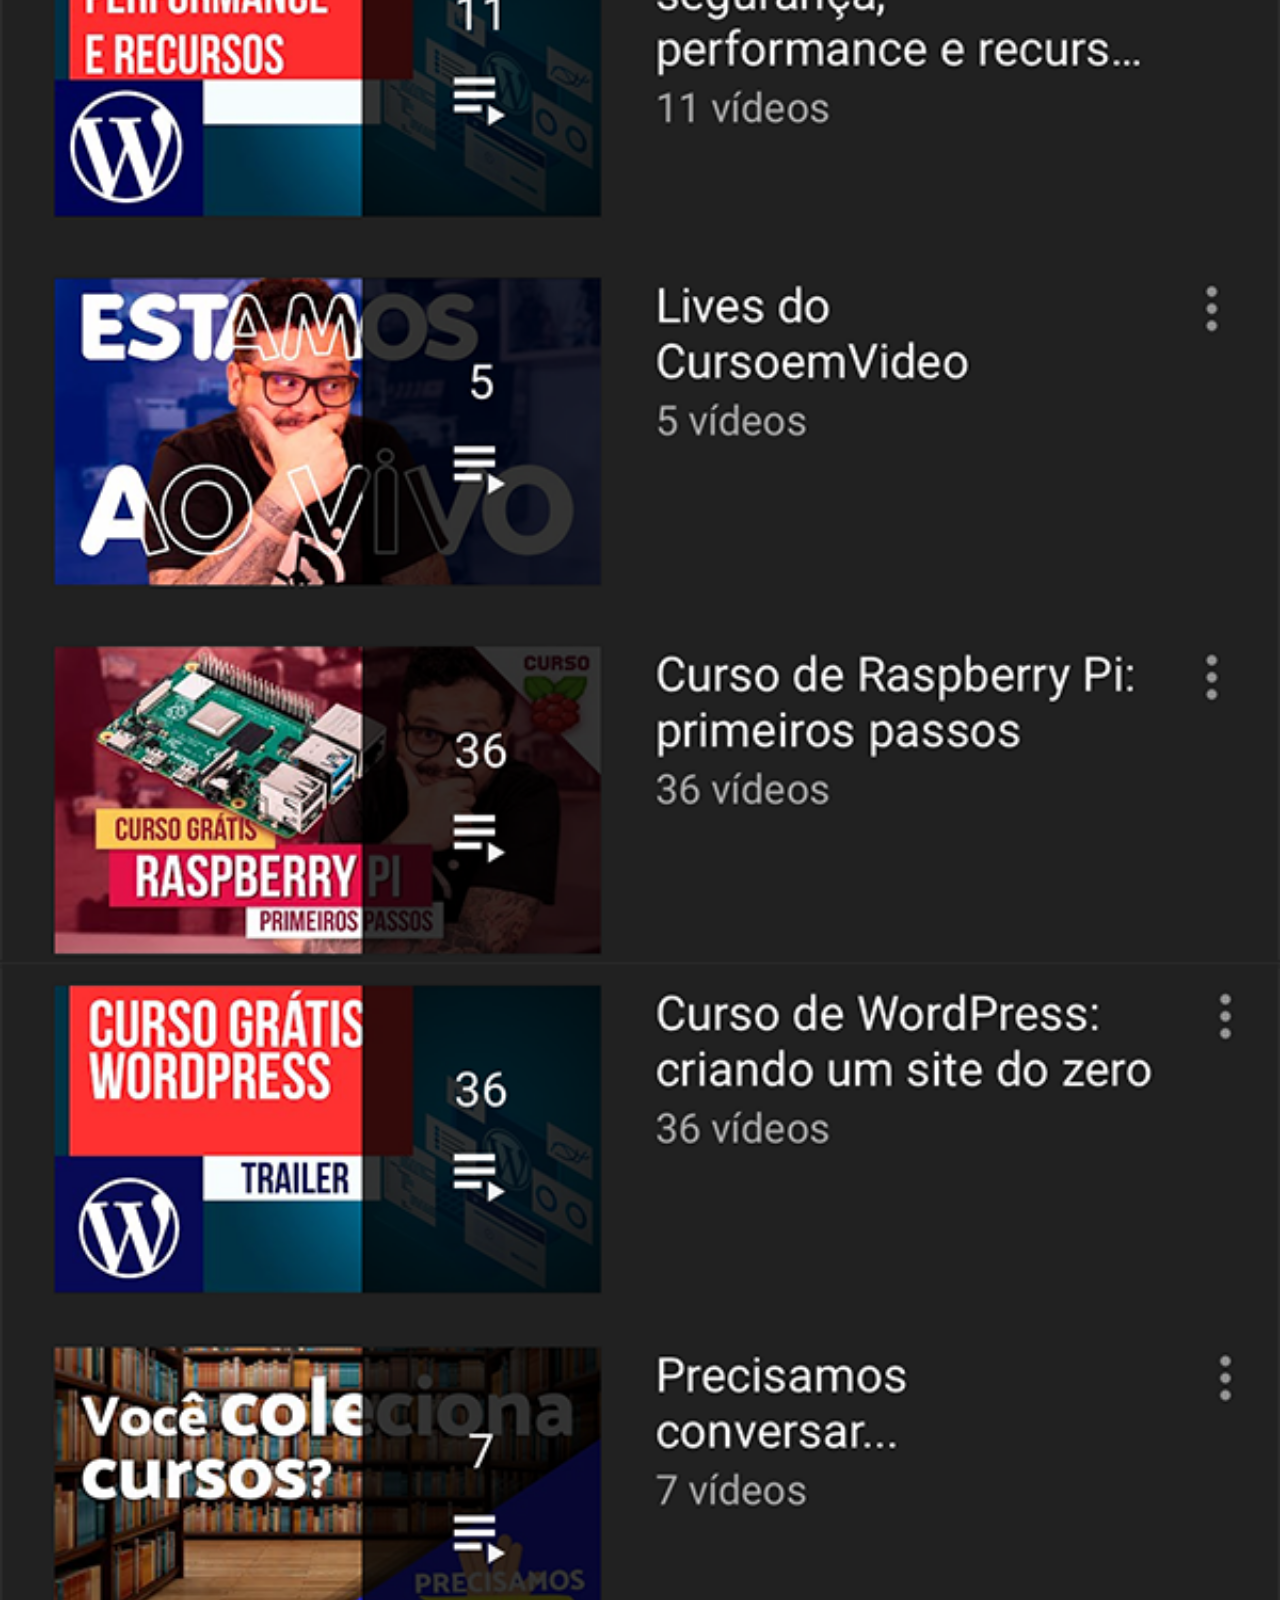
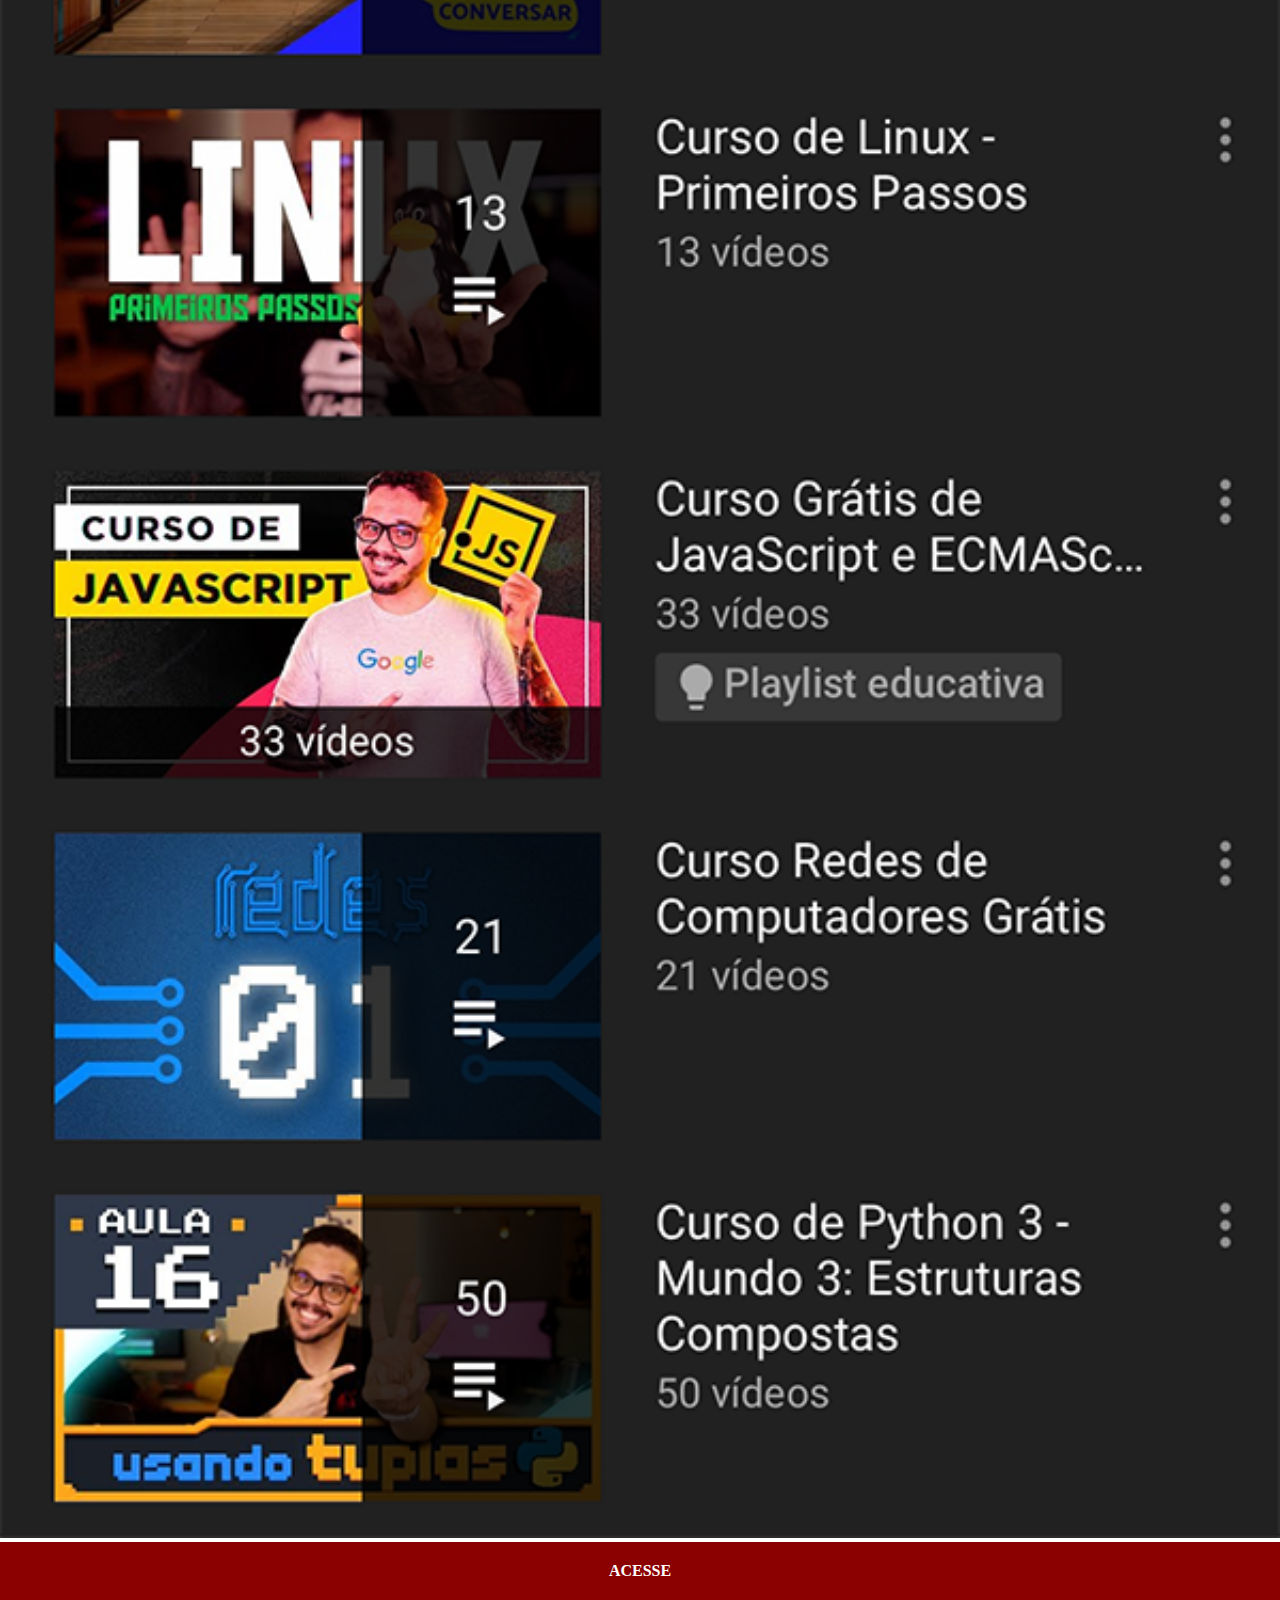
<file: youtube.html>
<!DOCTYPE html>
<html lang="en">
<head>
    <meta charset="UTF-8">
    <meta http-equiv="X-UA-Compatible" content="IE=edge">
    <meta name="viewport" content="width=device-width, initial-scale=1.0">
    <title>YouTube</title>
    <link rel="stylesheet" href="estilos/social.css">
</head>
<body>
    <img src="imagens/tela-youtube.png" alt="Youtube">
    <a href="https://www.youtube.com/@CursoemVideo/playlists" target="_blank">ACESSE</a>
</body>
</html>
</file>
<file: estilos/style.css>
@charset "UTF-8";
*{
    margin: 0px;
    padding: 0px;
    font-family: Arial, Helvetica, sans-serif;
}

html, body {
    height: 100vh;
    width: 100vw;
    background-color: black;
    
}
body{
    background: url('../imagens/fundo-madeira.jpg') no-repeat top center;
    background-size: cover;
    background-attachment: fixed;
}
main{
    position: relative;
    height: 100vh;
}
#telefone{
    position: absolute;
    top: 50%;
    left: 50%;
    transform: translate(-50%, -50%);
    height: 627px;
    width: 311px;
    background: url('../imagens/frame-iphone.png') no-repeat;

}
#tela{
    position: relative;
    top:80px;
    left: 23px;
    width: 266.5px;
    height: 469px;

}
#redes-sociais{
    text-align: right;
}
#redes-sociais > a > img{
    height: 50px;
    margin: 10px;
    border-radius: 50%;
    box-shadow: 2px 2px 2px rgba(0, 0, 0, 0.407);
    box-sizing: border-box;
    
}
#redes-sociais > a > img:hover{
    border: 3px solid rgba(255, 255, 255, 0.601);
    transform: translate(-3px, -3px);
    box-shadow: 5px 3px 10px rgba(0, 0, 0, 0.602);
    transition: transform 0.3s, border 0.1s;
}
#redes-sociais > a > img:active{
    transform:scale(96%);
}
</file>
<file: estilos/social.css>
@charset "UTF-8";
*{
    margin: 0px;
    padding: 0px;
}
::-webkit-scrollbar{
    width: 0px;
    height: 0px;
}
img{
    width: 100%;
}
a{
    display: block;
    background-color: darkred;
    padding: 20px;
    text-align: center;
    color: white;
    text-decoration: none;
    font-weight: bold;
}
a:hover{
    background-color: red;
}
</file>
